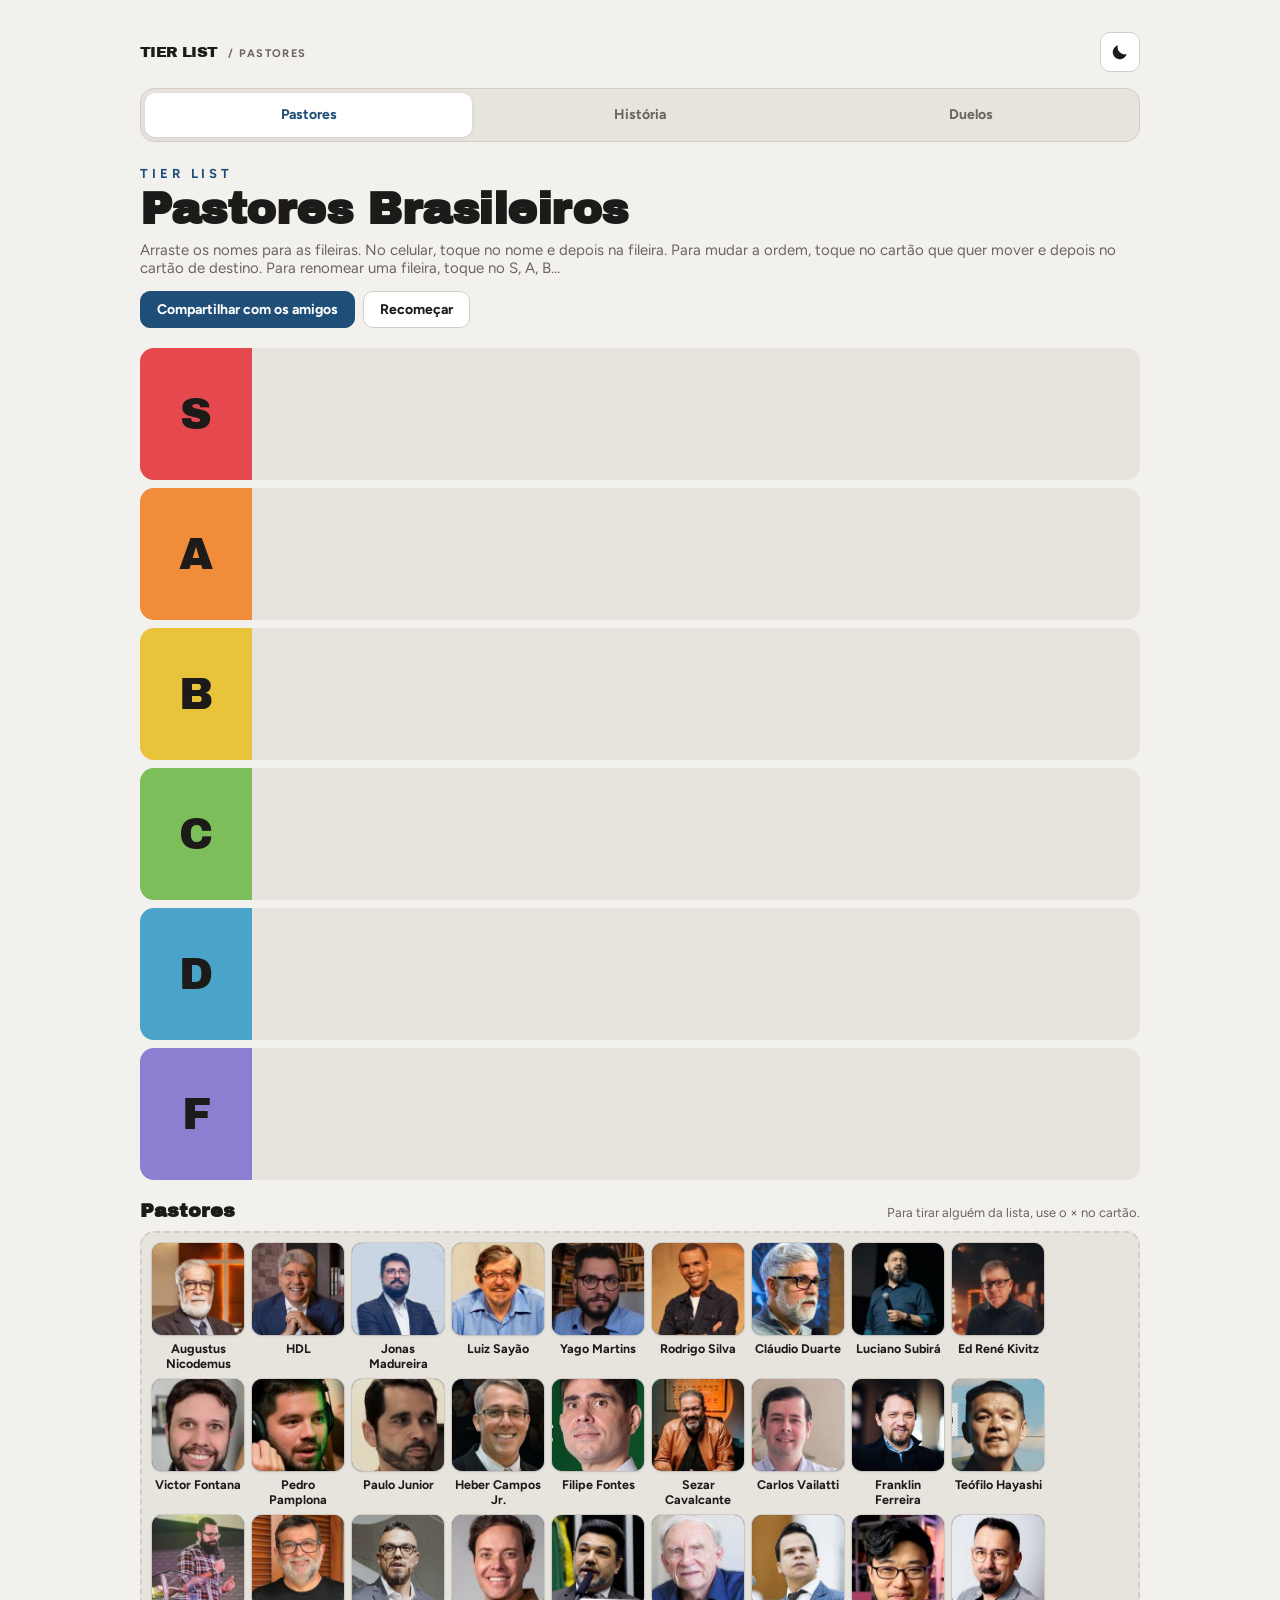
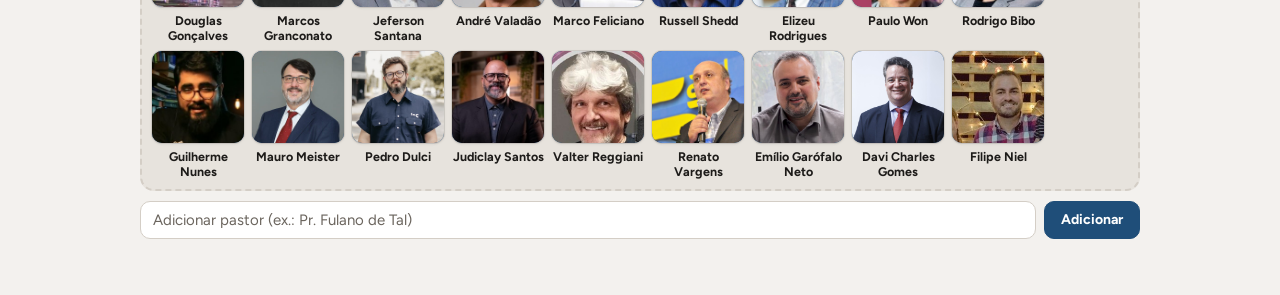
<file: index.html>
<!doctype html>
<html lang="pt-BR">
<head>
<meta charset="utf-8">
<meta name="viewport" content="width=device-width, initial-scale=1, viewport-fit=cover">
<title>Tier List de Pastores</title>
<meta name="description" content="Ranqueie os pastores brasileiros: monte a sua tier list e compartilhe com os amigos.">
<meta property="og:type" content="website">
<meta property="og:locale" content="pt_BR">
<meta property="og:url" content="https://matheusgregorio.github.io/tierlist-pastores/">
<meta property="og:title" content="Tier List de Pastores Brasileiros">
<meta property="og:description" content="Ranqueie os pastores brasileiros: monte a sua tier list e compartilhe com os amigos.">
<meta property="og:image" content="https://matheusgregorio.github.io/tierlist-pastores/capa.jpg">
<meta property="og:image:width" content="1200">
<meta property="og:image:height" content="630">
<meta property="og:image:alt" content="Ranqueie os pastores brasileiros: fileiras S, A, B, C, D e F e fotos de pastores">
<meta name="twitter:card" content="summary_large_image">
<meta name="twitter:title" content="Tier List de Pastores Brasileiros">
<meta name="twitter:description" content="Ranqueie os pastores brasileiros: monte a sua tier list e compartilhe com os amigos.">
<meta name="twitter:image" content="https://matheusgregorio.github.io/tierlist-pastores/capa.jpg">
<meta name="claude:viewport-fit-sides" content="cover">
<link rel="preconnect" href="https://fonts.googleapis.com">
<link rel="stylesheet" href="https://fonts.googleapis.com/css2?family=Archivo+Black&family=Figtree:wght@400;600;700&display=swap">
<style>
/* Layout: segue o visual da imagem de compartilhar. Fileiras arredondadas e separadas sobre fundo creme,
   rótulo colorido à esquerda, fotos quadradas com o nome embaixo. Tema claro e escuro seguem o aparelho. */
:root {
  --bg: #f3f1ee; --row: #e7e3dd; --surface: #ffffff; --fg: #1d1b19; --muted: #6b655e; --line: #d4cec6;
  --accent: #1f4e79; --on-accent: #ffffff; --shadow: rgb(29 27 25 / .10); --av-line: rgb(29 27 25 / .10);
  --s: #e5484d; --a: #f08c3a; --b: #e9c43b; --c: #7cbf5a; --d: #4aa3c9; --f: #8b7fd1; --on-tier: #1d1b19;
  --display: "Archivo Black", Impact, "Arial Black", sans-serif;
  --body: "Figtree", system-ui, -apple-system, "Segoe UI", sans-serif;
}
@media (prefers-color-scheme: dark) { :root:not([data-theme="light"]) {
  --bg: #151413; --row: #24221f; --surface: #2d2a27; --fg: #f1ede8; --muted: #a69f97; --line: #3b3835;
  --accent: #8cb6de; --on-accent: #151413; --shadow: rgb(0 0 0 / .35); --av-line: rgb(255 255 255 / .16);
  --s: #e0555a; --a: #ec9147; --b: #e2c049; --c: #7fbd60; --d: #52a5c8; --f: #9286d2; color-scheme: dark } }
:root[data-theme="dark"] {
  --bg: #151413; --row: #24221f; --surface: #2d2a27; --fg: #f1ede8; --muted: #a69f97; --line: #3b3835;
  --accent: #8cb6de; --on-accent: #151413; --shadow: rgb(0 0 0 / .35); --av-line: rgb(255 255 255 / .16);
  --s: #e0555a; --a: #ec9147; --b: #e2c049; --c: #7fbd60; --d: #52a5c8; --f: #9286d2; color-scheme: dark }

* { box-sizing: border-box; }
html, body { margin: 0; }
body { background: var(--bg); color: var(--fg); font-family: var(--body); font-size: 15px;
  padding-left: max(16px, env(safe-area-inset-left, 0px)); padding-right: max(16px, env(safe-area-inset-right, 0px));
  padding-block: 32px 56px; }
.wrap { max-width: 1000px; margin: 0 auto; display: grid; gap: 20px; }
.wrap .wrap { width: 100%; max-width: none; }
header { position: relative; display: flex; flex-wrap: wrap; align-items: end; justify-content: space-between; gap: 14px; }
.eyebrow { font-weight: 700; font-size: 13px; letter-spacing: .3em; color: var(--accent); margin: 0 0 6px; }
h1 { font-family: var(--display); font-size: clamp(1.9rem, 6vw, 2.8rem); line-height: 1.02; margin: 0; letter-spacing: -0.01em; text-wrap: balance; }
.sub { color: var(--muted); margin: 8px 0 0; }
.btns { display: flex; flex-wrap: wrap; gap: 8px; }
button { font: 700 14px var(--body); border: 1px solid var(--line); background: var(--surface); color: var(--fg);
  padding: 9px 16px; border-radius: 10px; cursor: pointer; transition: border-color .15s, transform .1s; }
button:hover { border-color: var(--accent); }
button:active { transform: translateY(1px); }
button.primary { background: var(--accent); color: var(--on-accent); border-color: var(--accent); }
button:disabled { opacity: .6; cursor: progress; }
button.icone { padding: 0; width: 40px; height: 40px; display: inline-grid; place-items: center; }
button.icone svg { width: 20px; height: 20px; fill: none; stroke: currentColor; stroke-width: 2; stroke-linecap: round; stroke-linejoin: round; }
button.icone .lua { fill: currentColor; stroke: none; }
:root[data-tema-efetivo="dark"] button.icone .lua, :root:not([data-tema-efetivo="dark"]) button.icone .sol { display: none; }
button:focus-visible, input:focus-visible, [contenteditable]:focus-visible, .chip:focus-visible { outline: 2px solid var(--accent); outline-offset: 2px; }

#board { display: grid; gap: 8px; }
.tier { display: grid; grid-template-columns: 112px 1fr; min-height: 132px; border-radius: 14px; overflow: hidden; background: var(--row); }
.label { position: relative; overflow: hidden; }
.label .txt { position: absolute; inset: 8px; display: flex; align-items: center; justify-content: center;
  text-align: center; font-family: var(--display); font-size: 44px; line-height: 1.05; color: var(--on-tier);
  overflow-wrap: normal; cursor: text; border-radius: 6px; outline-offset: -2px; }
.drop { display: flex; flex-wrap: wrap; align-content: flex-start; gap: 8px; padding: 10px;
  min-width: 0; transition: background .15s; }
.drop.over, .drop.target { background: color-mix(in srgb, var(--row), var(--accent) 16%); }

.chip { position: relative; width: 92px; display: grid; justify-items: center; align-content: start; gap: 6px; padding: 0;
  border-radius: 10px; cursor: grab; user-select: none; touch-action: manipulation; transition: transform .12s; }
.chip.sel { transform: scale(1.06); z-index: 1; }
.chip.sel .av { outline: 3px solid var(--accent); outline-offset: 2px; box-shadow: 0 6px 16px var(--shadow); }
.tirar { position: absolute; top: -7px; right: -7px; width: 26px; height: 26px; padding: 0; border-radius: 50%;
  display: none; place-items: center; font: 700 16px/1 var(--body); background: var(--surface); color: var(--fg);
  border: 1px solid var(--line); box-shadow: 0 1px 4px var(--shadow); }
.chip.sel .tirar { display: grid; }
@media (hover: hover) { .chip:hover .tirar { display: grid; } }
.tirar:hover { background: #e5484d; color: #fff; border-color: #e5484d; }
.chip.dragging { opacity: .4; }
.chip.antes::before, .chip.depois::after { content: ""; position: absolute; top: 0; width: 4px; border-radius: 2px;
  aspect-ratio: auto; height: calc(100% - 4px); background: var(--accent); }
.chip.antes::before { left: -6px; } .chip.depois::after { right: -6px; }
.av { width: 100%; aspect-ratio: 1; border-radius: 10px; background: var(--accent); color: var(--on-accent);
  display: grid; place-items: center; font-family: var(--display); font-size: 1.6rem; overflow: hidden;
  box-shadow: 0 0 0 1px var(--av-line), 0 1px 3px var(--shadow); }
.av img { width: 100%; height: 100%; object-fit: cover; }
.nm { font-size: 12.5px; font-weight: 700; text-align: center; line-height: 1.2; overflow-wrap: break-word; hyphens: auto; }

.pool-head { display: flex; flex-wrap: wrap; gap: 8px; align-items: baseline; justify-content: space-between; }
h2 { font-family: var(--display); font-size: 1.2rem; margin: 0; }
#pool { background: var(--row); border: 2px dashed var(--line); border-radius: 14px; min-height: 120px; padding: 10px; }
.empty { color: var(--muted); padding: 10px; }
form { display: flex; gap: 8px; flex-wrap: wrap; }
input { font: 15px var(--body); padding: 9px 12px; border: 1px solid var(--line); border-radius: 10px;
  background: var(--surface); color: var(--fg); flex: 1 1 200px; min-width: 0; }
input::placeholder { color: var(--muted); }
.hint { color: var(--muted); font-size: 13px; margin: 0; }
#desfazer { position: fixed; z-index: 15; left: 50%; transform: translateX(-50%);
  bottom: calc(16px + env(safe-area-inset-bottom, 0px)); display: flex; align-items: center; gap: 12px;
  background: var(--fg); color: var(--bg); padding: 10px 10px 10px 16px; border-radius: 12px;
  box-shadow: 0 6px 24px rgb(0 0 0 / .25); font-weight: 600; max-width: calc(100% - 32px); }
#desfazer[hidden] { display: none; }
#desfazer button { background: transparent; color: var(--bg); border-color: color-mix(in srgb, var(--bg) 40%, transparent); }

#modal { position: fixed; inset: 0; z-index: 20; background: rgb(20 18 16 / .62); display: grid; place-items: center;
  padding: max(16px, env(safe-area-inset-top, 0px)) max(16px, env(safe-area-inset-right, 0px)) max(16px, env(safe-area-inset-bottom, 0px)) max(16px, env(safe-area-inset-left, 0px)); }
#modal[hidden] { display: none; }
.sheet { background: var(--surface); color: var(--fg); border-radius: 16px; width: min(560px, 100%); max-height: 100%;
  display: grid; grid-template-rows: auto minmax(0, 1fr) auto; overflow: hidden; box-shadow: 0 10px 40px rgb(0 0 0 / .3); }
.sheet-head, .sheet-foot { display: flex; gap: 8px; align-items: center; justify-content: space-between; padding: 12px 16px; }
.sheet-foot { justify-content: flex-end; border-top: 1px solid var(--line); flex-wrap: wrap; }
.sheet-head { border-bottom: 1px solid var(--line); }
.sheet-body { overflow: auto; padding: 16px; background: var(--row); min-height: 0; }
#modal-aviso { margin: 0; padding: 10px 16px 0; }
.sheet-body img { display: block; width: 100%; height: auto; border-radius: 8px; box-shadow: 0 2px 14px rgb(0 0 0 / .18); }

@media (max-width: 520px) {
  body { padding-block: 24px 48px; }
  .tier { grid-template-columns: 76px 1fr; min-height: 108px; border-radius: 12px; }
  .drop { gap: 6px; padding: 8px; }
  .chip { width: 72px; gap: 4px; } .nm { font-size: 10.5px; } .av { font-size: 1.2rem; border-radius: 8px; }
}
@media (prefers-reduced-motion: reduce) { * { transition: none !important; } }
</style>
<script>
  try { const t = localStorage.getItem("tierlist-tema"); if (t === "light" || t === "dark") document.documentElement.dataset.theme = t; } catch (e) {}
</script>
<link rel="stylesheet" href="menu.css">
</head>
<body>
<div class="wrap">
  <div class="site-header">
    <div class="site-top">
      <a class="site-marca" href="./">TIER LIST <span>/ PASTORES</span></a>
      <button id="btn-tema" class="icone" type="button" aria-label="Trocar tema">
        <svg class="sol" viewBox="0 0 24 24" aria-hidden="true"><circle cx="12" cy="12" r="4.5"/><path d="M12 2.5v2.5M12 19v2.5M2.5 12H5M19 12h2.5M5.3 5.3l1.8 1.8M16.9 16.9l1.8 1.8M5.3 18.7l1.8-1.8M16.9 7.1l1.8-1.8"/></svg>
        <svg class="lua" viewBox="0 0 24 24" aria-hidden="true"><path d="M20 14.5A8.5 8.5 0 0 1 9.5 4a8.5 8.5 0 1 0 10.5 10.5Z"/></svg>
      </button>
    </div>
    <nav class="site-nav" aria-label="Navegação principal">
      <a href="./" aria-current="page">Pastores</a>
      <a href="historia/">História</a>
      <a href="duelos/">Duelos</a>
    </nav>
  </div>
  <header>
    <div class="titulo">
      <p class="eyebrow">TIER LIST</p>
      <h1>Pastores Brasileiros</h1>
      <p class="sub">Arraste os nomes para as fileiras. No celular, toque no nome e depois na fileira. Para mudar a ordem, toque no cartão que quer mover e depois no cartão de destino. Para renomear uma fileira, toque no S, A, B…</p>
    </div>
    <div class="btns">
      <button id="btn-share" class="primary">Compartilhar com os amigos</button>
      <button id="btn-reset">Recomeçar</button>
    </div>
  </header>

  <div id="board"></div>

  <section class="wrap" style="gap:10px">
    <div class="pool-head">
      <h2>Pastores</h2>
      <p class="hint">Para tirar alguém da lista, use o × no cartão.</p>
    </div>
    <div id="pool" class="drop"></div>
    <form id="add">
      <input id="novo" placeholder="Adicionar pastor (ex.: Pr. Fulano de Tal)" autocomplete="off">
      <button class="primary" type="submit">Adicionar</button>
    </form>
  </section>
</div>

<div id="desfazer" role="status" hidden><span id="desfazer-txt"></span><button id="btn-desfazer" type="button">Desfazer</button></div>

<div id="modal" hidden>
  <div class="sheet" role="dialog" aria-modal="true" aria-labelledby="modal-title">
    <div class="sheet-head">
      <h2 id="modal-title">Sua tier list</h2>
      <button id="btn-fechar" aria-label="Fechar">Fechar</button>
    </div>
    <div class="sheet-body">
      <p id="modal-msg" class="hint" hidden></p>
      <img id="modal-img" alt="Imagem da sua tier list de pastores" hidden>
    </div>
    <p id="modal-aviso" class="hint" role="status" hidden></p>
    <div class="sheet-foot" id="modal-acoes">
      <button id="btn-baixar">Baixar imagem</button>
      <button id="btn-enviar" class="primary">Compartilhar</button>
    </div>
  </div>
</div>

<script>
/* ===== Lista de pastores =====
   Edite aqui. "foto" é opcional: caminho de imagem dentro do repositório (ex.: "fotos/fulano.jpg").
   Sem foto, aparecem as iniciais. */
const PASTORES = [
  // Fotos do template original do TierMaker. Troque "Nº x" pelo nome.
  { id: "p01", nome: "Augustus Nicodemus", foto: "fotos/01.jpg" },
  { id: "p02", nome: "HDL", foto: "fotos/02.jpg" },
  { id: "p03", nome: "Jonas Madureira", foto: "fotos/03.jpg" },
  { id: "p04", nome: "Luiz Sayão", foto: "fotos/04.jpg" },
  { id: "p05", nome: "Yago Martins", foto: "fotos/05.jpg" },
  { id: "p06", nome: "Rodrigo Silva", foto: "fotos/06.jpg" },
  { id: "p08", nome: "Cláudio Duarte", foto: "fotos/08.jpg" },
  { id: "p09", nome: "Luciano Subirá", foto: "fotos/09.jpg" },
  { id: "p10", nome: "Ed René Kivitz", foto: "fotos/10.jpg" },
  { id: "p23", nome: "Victor Fontana", foto: "fotos/23.jpg" },
  { id: "p24", nome: "Pedro Pamplona", foto: "fotos/24.jpg" },
  { id: "p25", nome: "Paulo Junior", foto: "fotos/25.jpg" },
  { id: "p26", nome: "Heber Campos Jr.", foto: "fotos/26.jpg" },
  { id: "p27", nome: "Filipe Fontes", foto: "fotos/27.jpg" },
  { id: "p28", nome: "Sezar Cavalcante", foto: "fotos/28.jpg" },
  { id: "p29", nome: "Carlos Vailatti", foto: "fotos/29.jpg" },
  { id: "p30", nome: "Franklin Ferreira", foto: "fotos/franklin-ferreira.jpg" },
  { id: "p32", nome: "Teófilo Hayashi", foto: "fotos/32.jpg" },
  { id: "p33", nome: "Douglas Gonçalves", foto: "fotos/33.jpg" },
  { id: "p34", nome: "Marcos Granconato", foto: "fotos/34.jpg" },
  { id: "p35", nome: "Jeferson Santana", foto: "fotos/35.jpg" },
  { id: "p36", nome: "André Valadão", foto: "fotos/36.jpg" },
  { id: "p37", nome: "Marco Feliciano", foto: "fotos/37.jpg" },
  { id: "p38", nome: "Russell Shedd", foto: "fotos/38.jpg" },
  { id: "p39", nome: "Elizeu Rodrigues", foto: "fotos/39.jpg" },
  { id: "p41", nome: "Paulo Won", foto: "fotos/41.jpg" },
  { id: "p42", nome: "Rodrigo Bibo", foto: "fotos/42.jpg" },
  { id: "p43", nome: "Guilherme Nunes", foto: "fotos/43.jpg" },
  { id: "p44", nome: "Mauro Meister", foto: "fotos/44.jpg" },
  { id: "p45", nome: "Pedro Dulci", foto: "fotos/45.jpg" },
  { id: "p46", nome: "Judiclay Santos", foto: "fotos/judiclay-santos.jpg" },
  { id: "p47", nome: "Valter Reggiani", foto: "fotos/47.jpg" },
  { id: "p49", nome: "Renato Vargens", foto: "duelos/fotos/renato-vargens.jpg" },
  { id: "p50", nome: "Emílio Garófalo Neto", foto: "duelos/fotos/emilio-garofalo-neto.jpg" },
  { id: "p51", nome: "Davi Charles Gomes", foto: "duelos/fotos/davi-charles-gomes.jpg" },
  { id: "p52", nome: "Filipe Niel", foto: "duelos/fotos/filipe-niel.jpg" },
];

const TIERS = [
  { id: "S", cor: "var(--s)" }, { id: "A", cor: "var(--a)" }, { id: "B", cor: "var(--b)" },
  { id: "C", cor: "var(--c)" }, { id: "D", cor: "var(--d)" }, { id: "F", cor: "var(--f)" },
];
const KEY = "tierlist-pastores-v1";

function pid(p) { return p.id || slug(p.nome); }
function slug(s) { return s.normalize("NFD").replace(/[\u0300-\u036f]/g, "").toLowerCase().replace(/[^a-z0-9]+/g, "-"); }
function iniciais(n) {
  const p = n.replace(/^(pr|pra|rev|bispo|ap|apóstolo|pastor|pastora)\.?\s+/i, "").split(/\s+/).filter((w, i, a) => w && (a.length < 3 || !/^(jr\.?|j[uú]nior|filho|neto)$/i.test(w)));
  return ((p[0]?.[0] || "") + (p.length > 1 ? p[p.length - 1][0] : "")).toUpperCase();
}

function estadoInicial() {
  const s = { labels: {}, pos: {}, ordem: {}, extras: [], removidos: [] };
  TIERS.forEach(t => s.labels[t.id] = t.id);
  return s;
}
let estado = estadoInicial();
try { const salvo = JSON.parse(localStorage.getItem(KEY)); if (salvo) estado = Object.assign(estadoInicial(), salvo); } catch (e) {}
function salvar() { try { localStorage.setItem(KEY, JSON.stringify(estado)); } catch (e) {} }

function todos() {
  const lista = [...PASTORES, ...estado.extras];
  const vistos = new Set();
  return lista.filter(p => { const id = pid(p); if (vistos.has(id) || estado.removidos.includes(id)) return false; vistos.add(id); return true; });
}

const board = document.getElementById("board"), pool = document.getElementById("pool");
let selecionado = null;

function chip(p) {
  const el = document.createElement("div");
  el.className = "chip"; el.draggable = true; el.dataset.id = pid(p); el.tabIndex = 0;
  const av = document.createElement("div"); av.className = "av";
  if (p.foto) { const img = new Image(); img.src = p.foto; img.alt = ""; img.onerror = () => { av.textContent = iniciais(p.nome); }; av.append(img); }
  else av.textContent = iniciais(p.nome);
  const nm = document.createElement("div"); nm.className = "nm"; nm.textContent = p.nome;
  el.append(av, nm);
  el.addEventListener("dragstart", e => { e.dataTransfer.setData("text/plain", el.dataset.id); el.classList.add("dragging"); });
  el.addEventListener("dragend", () => el.classList.remove("dragging"));
  const destinoDe = () => el.closest(".drop")?.dataset.dest;
  el.addEventListener("click", e => { e.stopPropagation(); ativarCartao(el); });
  el.addEventListener("dragover", e => {
    e.preventDefault(); e.stopPropagation();
    const depois = e.offsetX > el.clientWidth / 2;
    el.classList.toggle("depois", depois); el.classList.toggle("antes", !depois);
  });
  el.addEventListener("dragleave", () => el.classList.remove("antes", "depois"));
  el.addEventListener("drop", e => {
    e.preventDefault(); e.stopPropagation();
    const depois = el.classList.contains("depois"); el.classList.remove("antes", "depois");
    el.closest(".drop")?.classList.remove("over");
    mover(e.dataTransfer.getData("text/plain"), destinoDe(), el.dataset.id, depois);
  });
  el.addEventListener("keydown", e => { if (e.target === el && (e.key === "Enter" || e.key === " ")) { e.preventDefault(); ativarCartao(el); } });
  const x = document.createElement("button"); x.type = "button"; x.className = "tirar"; x.textContent = "×";
  x.setAttribute("aria-label", "Tirar " + p.nome + " da lista"); x.title = "Tirar da lista";
  x.addEventListener("click", e => { e.stopPropagation(); remover(el.dataset.id, p.nome); });
  el.append(x);
  return el;
}

// Dentro da mesma fileira, respeita o sentido do movimento: para a direita,
// entra depois do destino; para a esquerda, antes. Também funciona no banco.
function ativarCartao(el) {
  if (selecionado && selecionado !== el) {
    const origem = selecionado.closest(".drop"), destino = el.closest(".drop");
    if (!destino) return;
    const cartoes = [...destino.querySelectorAll(".chip")];
    const depois = origem === destino && cartoes.indexOf(selecionado) < cartoes.indexOf(el);
    const id = selecionado.dataset.id;
    selecionado.classList.remove("sel"); selecionado = null; marcarAlvos(false);
    mover(id, destino.dataset.dest, el.dataset.id, depois);
    return;
  }
  selecionar(el);
}

function selecionar(el) {
  if (selecionado === el) { el.classList.remove("sel"); selecionado = null; marcarAlvos(false); return; }
  selecionado?.classList.remove("sel");
  selecionado = el; el.classList.add("sel"); marcarAlvos(true);
}
function marcarAlvos(on) { document.querySelectorAll(".drop").forEach(d => d.classList.toggle("target", on)); }

/* Ordem dentro de cada fileira: estado.ordem[fileira] = [ids]. Quem não está na lista vai para o fim. */
function naFileira(pessoas, tid) {
  const ordem = (estado.ordem && estado.ordem[tid]) || [];
  const pos = id => { const i = ordem.indexOf(id); return i < 0 ? 1e9 : i; };
  return pessoas.filter(p => tid === "pool" ? !TIERS.some(t => t.id === estado.pos[pid(p)]) : estado.pos[pid(p)] === tid)
    .map((p, n) => [p, n]).sort((a, b) => pos(pid(a[0])) - pos(pid(b[0])) || a[1] - b[1]).map(x => x[0]);
}
// Move "id" para a fileira "destino"; com refId, entra antes (ou depois) daquele cartão.
function mover(id, destino, refId, depois) {
  if (!id || id === refId || !todos().some(p => pid(p) === id)) return;
  if (destino !== "pool" && !TIERS.some(t => t.id === destino)) return;
  estado.ordem = estado.ordem || {};
  Object.keys(estado.ordem).forEach(k => { estado.ordem[k] = estado.ordem[k].filter(x => x !== id); });
  if (destino === "pool") delete estado.pos[id]; else estado.pos[id] = destino;
  const ids = naFileira(todos(), destino).map(pid).filter(x => x !== id);
  let i = refId ? ids.indexOf(refId) : -1;
  i = i < 0 ? ids.length : i + (depois ? 1 : 0);
  ids.splice(i, 0, id); estado.ordem[destino] = ids;
  salvar(); render();
}
let antesDeRemover = null, desfazerTimer;
function remover(id, nome) {
  antesDeRemover = JSON.stringify(estado);
  estado.extras = estado.extras.filter(p => pid(p) !== id);
  if (PASTORES.some(p => pid(p) === id)) estado.removidos.push(id);
  delete estado.pos[id]; selecionado = null; marcarAlvos(false); salvar(); render();
  document.getElementById("desfazer-txt").textContent = (nome || "Nome") + " saiu da lista.";
  const d = document.getElementById("desfazer"); d.hidden = false;
  clearTimeout(desfazerTimer); desfazerTimer = setTimeout(() => { d.hidden = true; antesDeRemover = null; }, 7000);
}
document.getElementById("btn-desfazer").addEventListener("click", () => {
  if (!antesDeRemover) return;
  estado = JSON.parse(antesDeRemover); antesDeRemover = null; salvar(); render();
  document.getElementById("desfazer").hidden = true;
});

function prepararDrop(el, destino) {
  el.addEventListener("dragover", e => { e.preventDefault(); el.classList.add("over"); });
  el.addEventListener("dragleave", () => el.classList.remove("over"));
  el.addEventListener("drop", e => { e.preventDefault(); el.classList.remove("over"); mover(e.dataTransfer.getData("text/plain"), destino); });
  el.addEventListener("click", () => { if (selecionado) { const id = selecionado.dataset.id; selecionado = null; marcarAlvos(false); mover(id, destino); } });
}

/* Rótulo das fileiras: começa grande e diminui até o texto caber inteiro no quadrado */
function ajustarRotulo(txt) {
  if (!txt.clientHeight) return;
  let tam = matchMedia("(max-width: 520px)").matches ? 32 : 44;
  txt.style.fontSize = tam + "px";
  while (tam > 10 && (txt.scrollHeight > txt.clientHeight + 1 || txt.scrollWidth > txt.clientWidth + 1)) {
    tam -= 1; txt.style.fontSize = tam + "px";
  }
}
function ajustarTodos() { document.querySelectorAll(".label .txt").forEach(ajustarRotulo); }
window.addEventListener("resize", ajustarTodos);
document.fonts?.ready?.then(ajustarTodos);

function render() {
  selecionado = null; marcarAlvos(false);
  board.innerHTML = ""; pool.innerHTML = "";
  const pessoas = todos();
  TIERS.forEach(t => {
    const row = document.createElement("div"); row.className = "tier";
    const lab = document.createElement("div"); lab.className = "label"; lab.style.background = t.cor;
    const txt = document.createElement("div"); txt.className = "txt";
    txt.contentEditable = "true"; txt.spellcheck = false; txt.textContent = estado.labels[t.id];
    txt.setAttribute("aria-label", "Nome da fileira");
    txt.addEventListener("input", () => { estado.labels[t.id] = txt.textContent.trim() || t.id; ajustarRotulo(txt); salvar(); });
    txt.addEventListener("keydown", e => { if (e.key === "Enter") { e.preventDefault(); txt.blur(); } });
    txt.addEventListener("paste", e => { e.preventDefault(); document.execCommand("insertText", false, (e.clipboardData.getData("text/plain") || "").replace(/\s+/g, " ")); });
    txt.addEventListener("blur", () => { if (!txt.textContent.trim()) { txt.textContent = t.id; ajustarRotulo(txt); } });
    lab.append(txt);
    const drop = document.createElement("div"); drop.className = "drop"; drop.dataset.dest = t.id;
    prepararDrop(drop, t.id);
    naFileira(pessoas, t.id).forEach(p => drop.append(chip(p)));
    row.append(lab, drop); board.append(row);
  });
  const soltos = naFileira(pessoas, "pool");
  soltos.forEach(p => pool.append(chip(p)));
  if (!pessoas.length) pool.innerHTML = '<div class="empty">Nenhum pastor ainda. Adicione pelo campo abaixo.</div>';
  ajustarTodos();
}
pool.dataset.dest = "pool";
prepararDrop(pool, "pool");

document.getElementById("add").addEventListener("submit", e => {
  e.preventDefault();
  const inp = document.getElementById("novo"), nome = inp.value.trim();
  if (!nome) return;
  const id = slug(nome);
  estado.removidos = estado.removidos.filter(r => r !== id);
  if (!todos().some(p => pid(p) === id)) estado.extras.push({ nome });
  inp.value = ""; salvar(); render();
});

document.getElementById("btn-reset").addEventListener("click", function () {
  if (this.dataset.confirm) { estado = estadoInicial(); salvar(); render(); this.textContent = "Recomeçar"; delete this.dataset.confirm; return; }
  this.dataset.confirm = "1"; this.textContent = "Confirmar: apagar tudo?";
  setTimeout(() => { this.textContent = "Recomeçar"; delete this.dataset.confirm; }, 4000);
});

/* ===== Imagem para compartilhar =====
   Desenhada num canvas de 1080 px de largura (formato de post), sempre no tema claro. */
const SITE = "matheusgregorio.github.io/tierlist-pastores";
const CORES = { S: "#e5484d", A: "#f08c3a", B: "#e9c43b", C: "#7cbf5a", D: "#4aa3c9", F: "#8b7fd1" };
const IMG = { W: 1080, pad: 56, labelW: 180, cell: 124, foto: 112, gapX: 14, rowPad: 16, nomeH: 50 };
const DISPLAY = '"Archivo Black", Impact, "Arial Black", sans-serif';
const BODY = 'Figtree, system-ui, -apple-system, "Segoe UI", sans-serif';

function carregarFoto(src) {
  return new Promise(res => { if (!src) return res(null); const i = new Image(); i.onload = () => res(i); i.onerror = () => res(null); i.src = src; });
}
function quebrar(ctx, texto, larg) {
  const linhas = []; let atual = "";
  for (const w of texto.split(/\s+/)) {
    const teste = atual ? atual + " " + w : w;
    if (ctx.measureText(teste).width <= larg || !atual) atual = teste; else { linhas.push(atual); atual = w; }
  }
  if (atual) linhas.push(atual);
  return linhas;
}
// Retângulo de cantos arredondados desenhado com linhas e curvas simples
// (o arcTo gerava formas erradas no Safari/iPhone).
function retArredondado(ctx, x, y, w, h, r) {
  r = Math.min(r, w / 2, h / 2);
  ctx.beginPath();
  ctx.moveTo(x + r, y);
  ctx.lineTo(x + w - r, y); ctx.quadraticCurveTo(x + w, y, x + w, y + r);
  ctx.lineTo(x + w, y + h - r); ctx.quadraticCurveTo(x + w, y + h, x + w - r, y + h);
  ctx.lineTo(x + r, y + h); ctx.quadraticCurveTo(x, y + h, x, y + h - r);
  ctx.lineTo(x, y + r); ctx.quadraticCurveTo(x, y, x + r, y);
  ctx.closePath();
}

async function gerarImagem() {
  try { await Promise.all([document.fonts.load(`64px ${DISPLAY}`), document.fonts.load(`700 18px ${BODY}`), document.fonts.load(`600 18px ${BODY}`)]); } catch (e) {}
  const pessoas = todos();
  const fileiras = TIERS.map(t => ({ t, gente: naFileira(pessoas, t.id) }));
  if (!fileiras.some(f => f.gente.length)) return null;

  const fotos = new Map();
  await Promise.all(pessoas.filter(p => estado.pos[pid(p)]).map(async p => fotos.set(pid(p), await carregarFoto(p.foto))));

  // Altura máxima 1350 (formato 4:5): o WhatsApp e o Instagram mostram a imagem inteira, sem cortar.
  // Com muita gente, as fotos diminuem até tudo caber.
  const H_MAX = 1350, topo = 210, rodape = 100, gapFileira = 8;
  const areaX = IMG.pad + IMG.labelW, areaW = IMG.W - IMG.pad * 2 - IMG.labelW;
  function medir(k) {
    const foto = Math.round(IMG.foto * k), cell = Math.round(IMG.cell * k), gapX = Math.round(IMG.gapX * k);
    const rowPad = Math.round(IMG.rowPad * Math.max(k, .6)), nomeFonte = Math.max(11, Math.round(17 * Math.min(1, k * 1.15)));
    const nomeH = Math.round(nomeFonte * 2.4 + 6), celH = foto + nomeH;
    const porLinha = Math.max(1, Math.floor((areaW - rowPad * 2 + gapX) / (cell + gapX)));
    const alturas = fileiras.map(f => f.gente.length
      ? Math.ceil(f.gente.length / porLinha) * celH + rowPad * 2 - 6
      : Math.round(celH * .55) + rowPad * 2);
    const H = topo + alturas.reduce((a, b) => a + b, 0) + gapFileira * (fileiras.length - 1) + rodape;
    return { foto, cell, gapX, rowPad, nomeFonte, celH, porLinha, alturas, H };
  }
  let k = 1, L = medir(k);
  while (L.H > H_MAX && k > .4) { k -= .02; L = medir(k); }
  const { foto: FOTO, cell: CELL, gapX: GAPX, rowPad: ROWPAD, nomeFonte, celH, porLinha, alturas, H } = L;
  const RAIO = Math.max(8, Math.round(14 * k)); // canto arredondado das fotos (fixo para todas)
  const escala = 2;
  const cv = document.createElement("canvas"); cv.width = IMG.W * escala; cv.height = H * escala;
  const ctx = cv.getContext("2d"); ctx.scale(escala, escala);

  // fundo e cabeçalho
  ctx.fillStyle = "#f3f1ee"; ctx.fillRect(0, 0, IMG.W, H);
  ctx.fillStyle = "#1f4e79"; ctx.font = `700 22px ${BODY}`;
  ctx.letterSpacing = "4px"; ctx.fillText("MINHA TIER LIST", IMG.pad, 84); ctx.letterSpacing = "0px";
  ctx.fillStyle = "#1d1b19"; ctx.font = `64px ${DISPLAY}`; ctx.fillText("Pastores Brasileiros", IMG.pad, 156);

  // fileiras
  let y = topo;
  fileiras.forEach((f, i) => {
    const h = alturas[i];
    retArredondado(ctx, IMG.pad, y, IMG.W - IMG.pad * 2, h, 14); ctx.save(); ctx.clip();
    ctx.fillStyle = "#e7e3dd"; ctx.fillRect(IMG.pad, y, IMG.W - IMG.pad * 2, h);
    ctx.fillStyle = CORES[f.t.id] || "#999"; ctx.fillRect(IMG.pad, y, IMG.labelW, h);
    ctx.restore();

    // rótulo: maior fonte que caiba na largura e na altura
    const rotulo = estado.labels[f.t.id] || f.t.id;
    ctx.fillStyle = "#1d1b19"; ctx.textAlign = "center"; ctx.textBaseline = "middle";
    let tam = 64, linhas;
    do { ctx.font = `${tam}px ${DISPLAY}`; linhas = quebrar(ctx, rotulo, IMG.labelW - 24); tam -= 2; }
    while (tam > 14 && (linhas.length * tam * 1.15 > h - 16 || linhas.some(l => ctx.measureText(l).width > IMG.labelW - 24)));
    const lh = (tam + 2) * 1.15, y0 = y + h / 2 - (linhas.length - 1) * lh / 2;
    linhas.forEach((l, k) => ctx.fillText(l, IMG.pad + IMG.labelW / 2, y0 + k * lh));

    // pessoas
    f.gente.forEach((p, k) => {
      const col = k % porLinha, lin = Math.floor(k / porLinha);
      const cx = areaX + ROWPAD + col * (CELL + GAPX), cy = y + ROWPAD + lin * celH;
      const fx = cx + (CELL - FOTO) / 2;
      ctx.save(); retArredondado(ctx, fx, cy, FOTO, FOTO, RAIO); ctx.clip();
      const im = fotos.get(pid(p));
      if (im) {
        const s = Math.max(FOTO / im.width, FOTO / im.height), w = im.width * s, hh = im.height * s;
        ctx.drawImage(im, fx + (FOTO - w) / 2, cy + (FOTO - hh) / 2, w, hh);
      } else {
        ctx.fillStyle = "#1f4e79"; ctx.fillRect(fx, cy, FOTO, FOTO);
        ctx.fillStyle = "#f3f1ee"; ctx.font = `${Math.round(FOTO * .32)}px ${DISPLAY}`; ctx.fillText(iniciais(p.nome), fx + FOTO / 2, cy + FOTO / 2);
      }
      ctx.restore();
      retArredondado(ctx, fx + .5, cy + .5, FOTO - 1, FOTO - 1, RAIO);
      ctx.strokeStyle = "rgba(29, 27, 25, .16)"; ctx.lineWidth = 1; ctx.stroke();
      ctx.fillStyle = "#1d1b19"; ctx.font = `700 ${nomeFonte}px ${BODY}`; ctx.textBaseline = "top";
      quebrar(ctx, p.nome, CELL + Math.round(GAPX * .4)).slice(0, 2).forEach((l, n) => ctx.fillText(l, cx + CELL / 2, cy + FOTO + 6 + n * Math.round(nomeFonte * 1.18)));
      ctx.textBaseline = "middle";
    });
    y += h + gapFileira;
  });

  // rodapé
  ctx.textAlign = "left"; ctx.textBaseline = "alphabetic";
  ctx.fillStyle = "#6b655e"; ctx.font = `600 22px ${BODY}`; ctx.fillText("Monte a sua em", IMG.pad, H - 48);
  const w1 = ctx.measureText("Monte a sua em ").width;
  ctx.fillStyle = "#1f4e79"; ctx.font = `700 22px ${BODY}`; ctx.fillText(SITE, IMG.pad + w1, H - 48);
  return cv;
}

const modal = document.getElementById("modal"), modalImg = document.getElementById("modal-img"), modalMsg = document.getElementById("modal-msg");
const btnEnviar = document.getElementById("btn-enviar"), btnBaixar = document.getElementById("btn-baixar");
const modalAviso = document.getElementById("modal-aviso");
let arquivo = null;

function fecharModal() { modal.hidden = true; if (modalImg.src.startsWith("blob:")) URL.revokeObjectURL(modalImg.src); arquivo = null; }
document.getElementById("btn-fechar").addEventListener("click", fecharModal);
modal.addEventListener("click", e => { if (e.target === modal) fecharModal(); });
document.addEventListener("keydown", e => { if (e.key === "Escape" && !modal.hidden) fecharModal(); });

document.getElementById("btn-share").addEventListener("click", async function () {
  this.disabled = true; const txt = this.textContent; this.textContent = "Gerando imagem…";
  try {
    const cv = await gerarImagem();
    modal.hidden = false;
    if (!cv) {
      modalMsg.textContent = "Coloque pelo menos um pastor numa fileira para gerar a imagem.";
      modalMsg.hidden = false; modalImg.hidden = true; document.getElementById("modal-acoes").hidden = true; return;
    }
    const blob = await new Promise(r => cv.toBlob(r, "image/png"));
    arquivo = new File([blob], "tierlist-pastores.png", { type: "image/png" });
    modalImg.src = URL.createObjectURL(blob);
    modalImg.hidden = false; modalMsg.hidden = true; document.getElementById("modal-acoes").hidden = false;
    modalAviso.hidden = true; btnEnviar.focus();
  } finally { this.disabled = false; this.textContent = txt; }
});

const TEXTO = "Faça a sua em https://" + SITE;
btnEnviar.addEventListener("click", async () => {
  if (!arquivo) return;
  if (navigator.canShare && navigator.canShare({ files: [arquivo] })) {
    // Abre o menu de compartilhar do aparelho (WhatsApp, Instagram…) com a imagem e o texto
    try { await navigator.share({ files: [arquivo], text: TEXTO }); return; }
    catch (e) { if (e.name === "AbortError") return; }
  }
  // Sem suporte a enviar imagem (ex.: alguns computadores): baixa a imagem e abre o WhatsApp com o texto
  btnBaixar.click();
  window.open("https://wa.me/?text=" + encodeURIComponent(TEXTO), "_blank", "noopener");
  modalAviso.textContent = "A imagem foi baixada. Anexe ela na conversa do WhatsApp que abriu.";
  modalAviso.hidden = false;
});
btnBaixar.addEventListener("click", () => {
  if (!arquivo) return;
  const a = document.createElement("a"); a.download = arquivo.name; a.href = modalImg.src;
  document.body.append(a); a.click(); a.remove();
});

/* ===== Tema claro / escuro =====
   Padrão: o do aparelho. O botão troca para o outro modo e a escolha fica salva neste navegador. */
const escuroSistema = matchMedia("(prefers-color-scheme: dark)");
function temaAtual() { return document.documentElement.dataset.theme || (escuroSistema.matches ? "dark" : "light"); }
function marcarTema() {
  const t = temaAtual(); document.documentElement.dataset.temaEfetivo = t;
  const b = document.getElementById("btn-tema");
  const rot = t === "dark" ? "Mudar para o modo claro" : "Mudar para o modo escuro";
  b.setAttribute("aria-label", rot); b.title = rot;
}
document.getElementById("btn-tema").addEventListener("click", () => {
  const novo = temaAtual() === "dark" ? "light" : "dark";
  document.documentElement.dataset.theme = novo;
  try { localStorage.setItem("tierlist-tema", novo); } catch (e) {}
  marcarTema();
});
escuroSistema.addEventListener?.("change", marcarTema);
new MutationObserver(marcarTema).observe(document.documentElement, { attributes: true, attributeFilter: ["data-theme"] });
marcarTema();

/* ===== Atualização automática =====
   Quando uma versão nova é publicada, a página recarrega sozinha (as posições ficam salvas no navegador).
   Compara o código desta página com o publicado; espera a pessoa terminar o que está fazendo. */
(function () {
  if (!/(\.github\.io|^127\.0\.0\.1|^localhost)$/.test(location.hostname)) return;
  const assinatura = doc => [...doc.querySelectorAll("script:not([src]), style")].map(e => e.textContent).join("\u0000");
  const atual = assinatura(document);
  let pendente = false;
  const ocupado = () => {
    const a = document.activeElement;
    return !modal.hidden || selecionado || (a && (a.isContentEditable || a.tagName === "INPUT"));
  };
  async function checar() {
    if (document.hidden) return;
    if (!pendente) {
      try {
        const r = await fetch(location.pathname + "?v=" + Date.now(), { cache: "no-store" });
        if (!r.ok) return;
        const novo = assinatura(new DOMParser().parseFromString(await r.text(), "text/html"));
        if (novo && novo !== atual) pendente = true;
      } catch (e) { return; }
    }
    if (pendente && !ocupado()) location.reload();
  }
  setInterval(() => { if (pendente) checar(); }, 5000);
  setInterval(checar, 60000);
  document.addEventListener("visibilitychange", () => { if (!document.hidden) checar(); });
  setTimeout(checar, 3000);
})();

render();
</script>
</body>
</html>
</file>
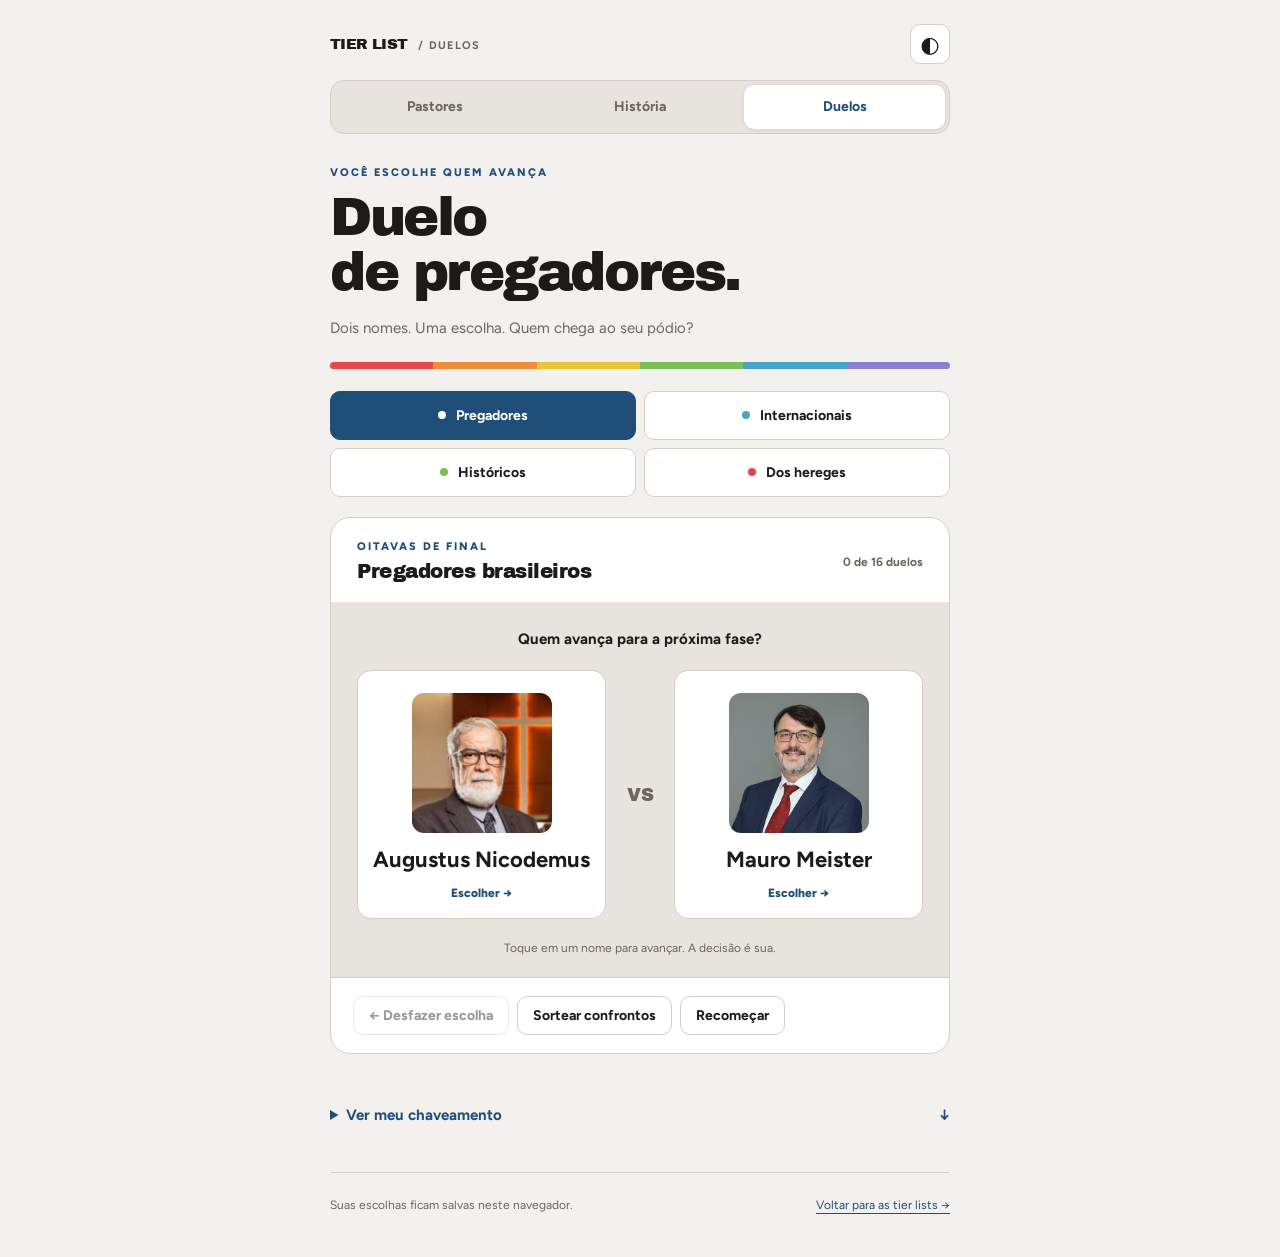
<file: duelos/index.html>
<!doctype html>
<html lang="pt-BR">
<head>
  <meta charset="utf-8">
  <meta name="viewport" content="width=device-width, initial-scale=1, viewport-fit=cover">
  <title>Duelo de Pregadores</title>
  <meta name="description" content="Escolha seus favoritos nos duelos de pregadores brasileiros, teólogos internacionais, históricos e dos hereges. Monte e compartilhe sua chave.">
  <meta property="og:title" content="Duelo de Pregadores">
  <meta property="og:description" content="16 nomes. Você decide o pódio. Escolha seus favoritos e compartilhe com os amigos.">
  <meta property="og:type" content="website">
  <meta property="og:image" content="https://matheusgregorio.github.io/tierlist-pastores/capa.jpg">
  <meta name="theme-color" content="#f3f1ee">
  <link rel="preconnect" href="https://fonts.googleapis.com">
  <link rel="stylesheet" href="https://fonts.googleapis.com/css2?family=Archivo+Black&family=Figtree:wght@400;600;700;800&display=swap">
  <link rel="stylesheet" href="style.css">
  <script>
    try { const tema = localStorage.getItem('tierlist-tema'); if (tema === 'light' || tema === 'dark') document.documentElement.dataset.theme = tema; } catch {}
  </script>
  <script type="module" src="app.mjs"></script>
<link rel="stylesheet" href="../menu.css">
</head>
<body>
  <main class="wrap">
    <div class="site-header">
      <div class="site-top">
        <a class="site-marca" href="../">TIER LIST <span>/ DUELOS</span></a>
        <button id="tema" class="icone" type="button" aria-label="Trocar tema">◐</button>
      </div>
      <nav class="site-nav" aria-label="Navegação principal">
        <a href="../">Pastores</a>
        <a href="../historia/">História</a>
        <a href="../duelos/" aria-current="page">Duelos</a>
      </nav>
    </div>

    <section class="intro" aria-labelledby="titulo">
      <p class="eyebrow">VOCÊ ESCOLHE QUEM AVANÇA</p>
      <h1 id="titulo">Duelo<span>de pregadores.</span></h1>
      <p class="sub">Dois nomes. Uma escolha. Quem chega ao seu pódio?</p>
      <div class="paleta" aria-hidden="true"><i style="--cor:var(--s)"></i><i style="--cor:var(--a)"></i><i style="--cor:var(--b)"></i><i style="--cor:var(--c)"></i><i style="--cor:var(--d)"></i><i style="--cor:var(--f)"></i></div>
    </section>

    <nav id="categorias" class="categorias" aria-label="Categorias de duelos"></nav>

    <section class="arena" aria-labelledby="categoria-titulo">
      <div class="arena-topo">
        <div><p id="fase" class="eyebrow"></p><h2 id="categoria-titulo"></h2></div>
        <span id="contagem" class="contagem"></span>
      </div>
      <progress id="progresso" max="16" value="0" aria-label="Duelos concluídos"></progress>
      <div id="disputa" class="disputa">
        <p id="pergunta" class="pergunta"></p>
        <div id="oponentes" class="oponentes"></div>
        <p class="hint instrucao">Toque em um nome para avançar. A decisão é sua.</p>
      </div>
      <div id="resultado" class="resultado" hidden></div>
      <div class="ferramentas">
        <div class="btns"><button id="voltar" type="button">← Desfazer escolha</button><button id="sortear" type="button">Sortear confrontos</button><button id="reiniciar" type="button">Recomeçar</button></div>
        <button id="compartilhar" type="button" class="primary" hidden>Compartilhar resultado ↗</button>
      </div>
      <p id="aviso" class="hint" role="status"></p>
    </section>

    <details class="chave-secao">
      <summary>Ver meu chaveamento <span aria-hidden="true">↓</span></summary>
      <div class="secao-topo"><h2 id="chave-titulo">O caminho até o pódio</h2><p class="hint">Deslize para os lados →</p></div>
      <div class="chave-scroll" tabindex="0" role="region" aria-label="Chaveamento completo, com rolagem horizontal"><div id="chave" class="chave"></div></div>
    </details>
    <section id="ranking" class="ranking" aria-labelledby="ranking-titulo" hidden>
      <p class="eyebrow">RANKING GERAL</p>
      <h2 id="ranking-titulo">Quem mais pega pódio</h2>
      <p id="ranking-sub" class="hint"></p>
      <p class="legenda hint" aria-hidden="true"><span class="medalha ouro">1º</span> lugar <span class="medalha prata">2º</span> lugar <span class="medalha bronze">3º</span> lugar</p>
      <ol id="ranking-lista" class="ranking-lista"></ol>
      <p id="ranking-aviso" class="hint" role="status"></p>
    </section>
    <footer>Suas escolhas ficam salvas neste navegador. <a href="../">Voltar para as tier lists →</a></footer>
    <noscript><p>Ative o JavaScript para jogar os duelos.</p></noscript>
  </main>

  <dialog id="confirmacao" aria-labelledby="confirmacao-titulo">
    <form method="dialog" class="dialog-conteudo">
      <h2 id="confirmacao-titulo"></h2><p id="confirmacao-texto" class="sub"></p>
      <div class="btns dialog-acoes"><button value="cancelar" autofocus>Cancelar</button><button value="confirmar" class="primary">Continuar</button></div>
    </form>
  </dialog>
  <dialog id="exportacao" aria-labelledby="exportacao-titulo">
    <div class="exportacao-topo"><h2 id="exportacao-titulo">Seu pódio e chaveamento</h2><button id="fechar-exportacao" type="button" aria-label="Fechar prévia">Fechar</button></div>
    <div class="previa"><img id="imagem-chave" alt="Pódio com fotos dos três colocados e chaveamento completo dos duelos"></div>
    <p id="exportacao-aviso" class="hint" role="status"></p>
    <div class="btns dialog-acoes"><button id="baixar" type="button">Baixar imagem</button><button id="enviar" type="button" class="primary">Compartilhar</button></div>
  </dialog>
</body>
</html>
</file>
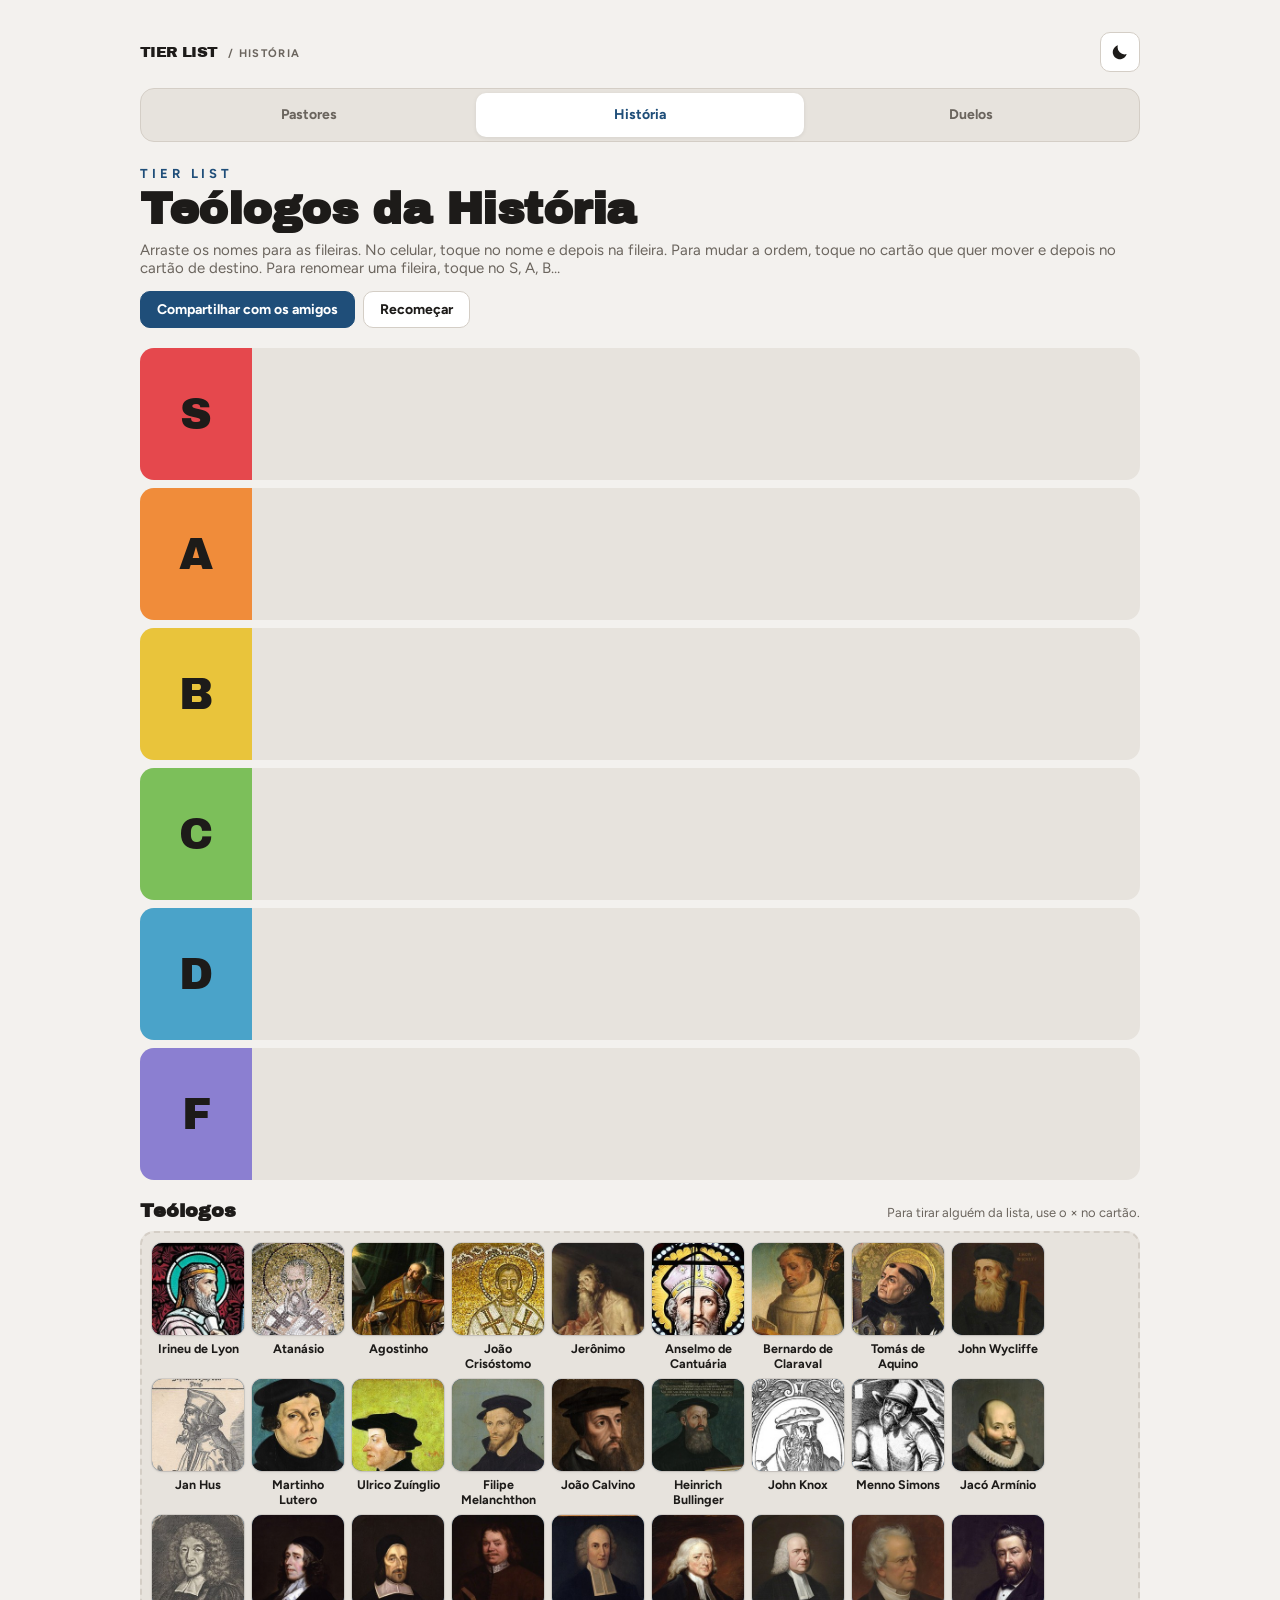
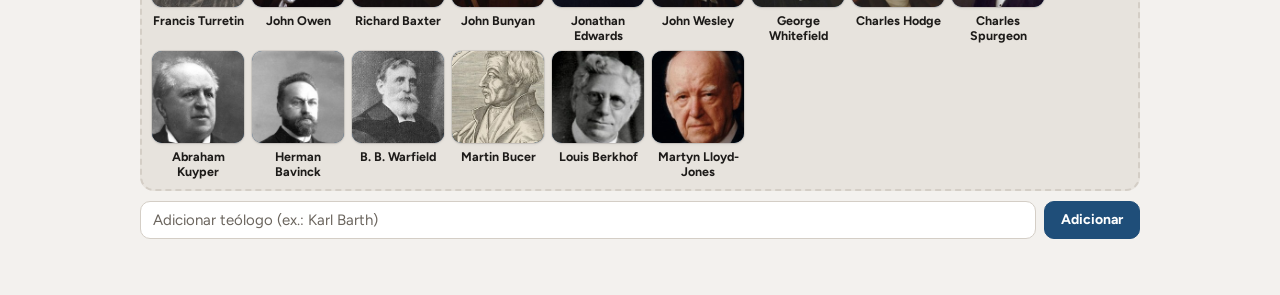
<file: historia/index.html>
<!doctype html>
<html lang="pt-BR">
<head>
<meta charset="utf-8">
<meta name="viewport" content="width=device-width, initial-scale=1, viewport-fit=cover">
<title>Tier List de Teólogos</title>
<meta name="description" content="Ranqueie os grandes teólogos da história da igreja: monte a sua tier list e compartilhe com os amigos.">
<meta property="og:type" content="website">
<meta property="og:locale" content="pt_BR">
<meta property="og:url" content="https://matheusgregorio.github.io/tierlist-pastores/historia/">
<meta property="og:title" content="Tier List de Teólogos da História">
<meta property="og:description" content="Ranqueie os grandes teólogos da história da igreja: monte a sua tier list e compartilhe com os amigos.">
<meta property="og:image" content="https://matheusgregorio.github.io/tierlist-pastores/historia/capa.jpg">
<meta property="og:image:width" content="1200">
<meta property="og:image:height" content="630">
<meta property="og:image:alt" content="Ranqueie os teólogos da história: fileiras S, A, B, C, D e F e retratos de teólogos">
<meta name="twitter:card" content="summary_large_image">
<meta name="twitter:title" content="Tier List de Teólogos da História">
<meta name="twitter:description" content="Ranqueie os grandes teólogos da história da igreja: monte a sua tier list e compartilhe com os amigos.">
<meta name="twitter:image" content="https://matheusgregorio.github.io/tierlist-pastores/historia/capa.jpg">
<meta name="claude:viewport-fit-sides" content="cover">
<link rel="preconnect" href="https://fonts.googleapis.com">
<link rel="stylesheet" href="https://fonts.googleapis.com/css2?family=Archivo+Black&family=Figtree:wght@400;600;700&display=swap">
<style>
/* Layout: segue o visual da imagem de compartilhar. Fileiras arredondadas e separadas sobre fundo creme,
   rótulo colorido à esquerda, fotos quadradas com o nome embaixo. Tema claro e escuro seguem o aparelho. */
:root {
  --bg: #f3f1ee; --row: #e7e3dd; --surface: #ffffff; --fg: #1d1b19; --muted: #6b655e; --line: #d4cec6;
  --accent: #1f4e79; --on-accent: #ffffff; --shadow: rgb(29 27 25 / .10); --av-line: rgb(29 27 25 / .10);
  --s: #e5484d; --a: #f08c3a; --b: #e9c43b; --c: #7cbf5a; --d: #4aa3c9; --f: #8b7fd1; --on-tier: #1d1b19;
  --display: "Archivo Black", Impact, "Arial Black", sans-serif;
  --body: "Figtree", system-ui, -apple-system, "Segoe UI", sans-serif;
}
@media (prefers-color-scheme: dark) { :root:not([data-theme="light"]) {
  --bg: #151413; --row: #24221f; --surface: #2d2a27; --fg: #f1ede8; --muted: #a69f97; --line: #3b3835;
  --accent: #8cb6de; --on-accent: #151413; --shadow: rgb(0 0 0 / .35); --av-line: rgb(255 255 255 / .16);
  --s: #e0555a; --a: #ec9147; --b: #e2c049; --c: #7fbd60; --d: #52a5c8; --f: #9286d2; color-scheme: dark } }
:root[data-theme="dark"] {
  --bg: #151413; --row: #24221f; --surface: #2d2a27; --fg: #f1ede8; --muted: #a69f97; --line: #3b3835;
  --accent: #8cb6de; --on-accent: #151413; --shadow: rgb(0 0 0 / .35); --av-line: rgb(255 255 255 / .16);
  --s: #e0555a; --a: #ec9147; --b: #e2c049; --c: #7fbd60; --d: #52a5c8; --f: #9286d2; color-scheme: dark }

* { box-sizing: border-box; }
html, body { margin: 0; }
body { background: var(--bg); color: var(--fg); font-family: var(--body); font-size: 15px;
  padding-left: max(16px, env(safe-area-inset-left, 0px)); padding-right: max(16px, env(safe-area-inset-right, 0px));
  padding-block: 32px 56px; }
.wrap { max-width: 1000px; margin: 0 auto; display: grid; gap: 20px; }
.wrap .wrap { width: 100%; max-width: none; }
header { position: relative; display: flex; flex-wrap: wrap; align-items: end; justify-content: space-between; gap: 14px; }
.eyebrow { font-weight: 700; font-size: 13px; letter-spacing: .3em; color: var(--accent); margin: 0 0 6px; }
h1 { font-family: var(--display); font-size: clamp(1.9rem, 6vw, 2.8rem); line-height: 1.02; margin: 0; letter-spacing: -0.01em; text-wrap: balance; }
.sub { color: var(--muted); margin: 8px 0 0; }
.btns { display: flex; flex-wrap: wrap; gap: 8px; }
button { font: 700 14px var(--body); border: 1px solid var(--line); background: var(--surface); color: var(--fg);
  padding: 9px 16px; border-radius: 10px; cursor: pointer; transition: border-color .15s, transform .1s; }
button:hover { border-color: var(--accent); }
button:active { transform: translateY(1px); }
button.primary { background: var(--accent); color: var(--on-accent); border-color: var(--accent); }
button:disabled { opacity: .6; cursor: progress; }
button.icone { padding: 0; width: 40px; height: 40px; display: inline-grid; place-items: center; }
button.icone svg { width: 20px; height: 20px; fill: none; stroke: currentColor; stroke-width: 2; stroke-linecap: round; stroke-linejoin: round; }
button.icone .lua { fill: currentColor; stroke: none; }
:root[data-tema-efetivo="dark"] button.icone .lua, :root:not([data-tema-efetivo="dark"]) button.icone .sol { display: none; }
button:focus-visible, input:focus-visible, [contenteditable]:focus-visible, .chip:focus-visible { outline: 2px solid var(--accent); outline-offset: 2px; }

#board { display: grid; gap: 8px; }
.tier { display: grid; grid-template-columns: 112px 1fr; min-height: 132px; border-radius: 14px; overflow: hidden; background: var(--row); }
.label { position: relative; overflow: hidden; }
.label .txt { position: absolute; inset: 8px; display: flex; align-items: center; justify-content: center;
  text-align: center; font-family: var(--display); font-size: 44px; line-height: 1.05; color: var(--on-tier);
  overflow-wrap: normal; cursor: text; border-radius: 6px; outline-offset: -2px; }
.drop { display: flex; flex-wrap: wrap; align-content: flex-start; gap: 8px; padding: 10px;
  min-width: 0; transition: background .15s; }
.drop.over, .drop.target { background: color-mix(in srgb, var(--row), var(--accent) 16%); }

.chip { position: relative; width: 92px; display: grid; justify-items: center; align-content: start; gap: 6px; padding: 0;
  border-radius: 10px; cursor: grab; user-select: none; touch-action: manipulation; transition: transform .12s; }
.chip.sel { transform: scale(1.06); z-index: 1; }
.chip.sel .av { outline: 3px solid var(--accent); outline-offset: 2px; box-shadow: 0 6px 16px var(--shadow); }
.tirar { position: absolute; top: -7px; right: -7px; width: 26px; height: 26px; padding: 0; border-radius: 50%;
  display: none; place-items: center; font: 700 16px/1 var(--body); background: var(--surface); color: var(--fg);
  border: 1px solid var(--line); box-shadow: 0 1px 4px var(--shadow); }
.chip.sel .tirar { display: grid; }
@media (hover: hover) { .chip:hover .tirar { display: grid; } }
.tirar:hover { background: #e5484d; color: #fff; border-color: #e5484d; }
.chip.dragging { opacity: .4; }
.chip.antes::before, .chip.depois::after { content: ""; position: absolute; top: 0; width: 4px; border-radius: 2px;
  aspect-ratio: auto; height: calc(100% - 4px); background: var(--accent); }
.chip.antes::before { left: -6px; } .chip.depois::after { right: -6px; }
.av { width: 100%; aspect-ratio: 1; border-radius: 10px; background: var(--accent); color: var(--on-accent);
  display: grid; place-items: center; font-family: var(--display); font-size: 1.6rem; overflow: hidden;
  box-shadow: 0 0 0 1px var(--av-line), 0 1px 3px var(--shadow); }
.av img { width: 100%; height: 100%; object-fit: cover; }
.nm { font-size: 12.5px; font-weight: 700; text-align: center; line-height: 1.2; overflow-wrap: break-word; hyphens: auto; }

.pool-head { display: flex; flex-wrap: wrap; gap: 8px; align-items: baseline; justify-content: space-between; }
h2 { font-family: var(--display); font-size: 1.2rem; margin: 0; }
#pool { background: var(--row); border: 2px dashed var(--line); border-radius: 14px; min-height: 120px; padding: 10px; }
.empty { color: var(--muted); padding: 10px; }
form { display: flex; gap: 8px; flex-wrap: wrap; }
input { font: 15px var(--body); padding: 9px 12px; border: 1px solid var(--line); border-radius: 10px;
  background: var(--surface); color: var(--fg); flex: 1 1 200px; min-width: 0; }
input::placeholder { color: var(--muted); }
.hint { color: var(--muted); font-size: 13px; margin: 0; }
#desfazer { position: fixed; z-index: 15; left: 50%; transform: translateX(-50%);
  bottom: calc(16px + env(safe-area-inset-bottom, 0px)); display: flex; align-items: center; gap: 12px;
  background: var(--fg); color: var(--bg); padding: 10px 10px 10px 16px; border-radius: 12px;
  box-shadow: 0 6px 24px rgb(0 0 0 / .25); font-weight: 600; max-width: calc(100% - 32px); }
#desfazer[hidden] { display: none; }
#desfazer button { background: transparent; color: var(--bg); border-color: color-mix(in srgb, var(--bg) 40%, transparent); }

#modal { position: fixed; inset: 0; z-index: 20; background: rgb(20 18 16 / .62); display: grid; place-items: center;
  padding: max(16px, env(safe-area-inset-top, 0px)) max(16px, env(safe-area-inset-right, 0px)) max(16px, env(safe-area-inset-bottom, 0px)) max(16px, env(safe-area-inset-left, 0px)); }
#modal[hidden] { display: none; }
.sheet { background: var(--surface); color: var(--fg); border-radius: 16px; width: min(560px, 100%); max-height: 100%;
  display: grid; grid-template-rows: auto minmax(0, 1fr) auto; overflow: hidden; box-shadow: 0 10px 40px rgb(0 0 0 / .3); }
.sheet-head, .sheet-foot { display: flex; gap: 8px; align-items: center; justify-content: space-between; padding: 12px 16px; }
.sheet-foot { justify-content: flex-end; border-top: 1px solid var(--line); flex-wrap: wrap; }
.sheet-head { border-bottom: 1px solid var(--line); }
.sheet-body { overflow: auto; padding: 16px; background: var(--row); min-height: 0; }
#modal-aviso { margin: 0; padding: 10px 16px 0; }
.sheet-body img { display: block; width: 100%; height: auto; border-radius: 8px; box-shadow: 0 2px 14px rgb(0 0 0 / .18); }

@media (max-width: 520px) {
  body { padding-block: 24px 48px; }
  .tier { grid-template-columns: 76px 1fr; min-height: 108px; border-radius: 12px; }
  .drop { gap: 6px; padding: 8px; }
  .chip { width: 72px; gap: 4px; } .nm { font-size: 10.5px; } .av { font-size: 1.2rem; border-radius: 8px; }
}
@media (prefers-reduced-motion: reduce) { * { transition: none !important; } }
</style>
<script>
  try { const t = localStorage.getItem("tierlist-tema"); if (t === "light" || t === "dark") document.documentElement.dataset.theme = t; } catch (e) {}
</script>
<link rel="stylesheet" href="../menu.css">
</head>
<body>
<div class="wrap">
  <div class="site-header">
    <div class="site-top">
      <a class="site-marca" href="../">TIER LIST <span>/ HISTÓRIA</span></a>
      <button id="btn-tema" class="icone" type="button" aria-label="Trocar tema">
        <svg class="sol" viewBox="0 0 24 24" aria-hidden="true"><circle cx="12" cy="12" r="4.5"/><path d="M12 2.5v2.5M12 19v2.5M2.5 12H5M19 12h2.5M5.3 5.3l1.8 1.8M16.9 16.9l1.8 1.8M5.3 18.7l1.8-1.8M16.9 7.1l1.8-1.8"/></svg>
        <svg class="lua" viewBox="0 0 24 24" aria-hidden="true"><path d="M20 14.5A8.5 8.5 0 0 1 9.5 4a8.5 8.5 0 1 0 10.5 10.5Z"/></svg>
      </button>
    </div>
    <nav class="site-nav" aria-label="Navegação principal">
      <a href="../">Pastores</a>
      <a href="../historia/" aria-current="page">História</a>
      <a href="../duelos/">Duelos</a>
    </nav>
  </div>
  <header>
    <div class="titulo">
      <p class="eyebrow">TIER LIST</p>
      <h1>Teólogos da História</h1>
      <p class="sub">Arraste os nomes para as fileiras. No celular, toque no nome e depois na fileira. Para mudar a ordem, toque no cartão que quer mover e depois no cartão de destino. Para renomear uma fileira, toque no S, A, B…</p>
    </div>
    <div class="btns">
      <button id="btn-share" class="primary">Compartilhar com os amigos</button>
      <button id="btn-reset">Recomeçar</button>
    </div>
  </header>

  <div id="board"></div>

  <section class="wrap" style="gap:10px">
    <div class="pool-head">
      <h2>Teólogos</h2>
      <p class="hint">Para tirar alguém da lista, use o × no cartão.</p>
    </div>
    <div id="pool" class="drop"></div>
    <form id="add">
      <input id="novo" placeholder="Adicionar teólogo (ex.: Karl Barth)" autocomplete="off">
      <button class="primary" type="submit">Adicionar</button>
    </form>
  </section>
</div>

<div id="desfazer" role="status" hidden><span id="desfazer-txt"></span><button id="btn-desfazer" type="button">Desfazer</button></div>

<div id="modal" hidden>
  <div class="sheet" role="dialog" aria-modal="true" aria-labelledby="modal-title">
    <div class="sheet-head">
      <h2 id="modal-title">Sua tier list</h2>
      <button id="btn-fechar" aria-label="Fechar">Fechar</button>
    </div>
    <div class="sheet-body">
      <p id="modal-msg" class="hint" hidden></p>
      <img id="modal-img" alt="Imagem da sua tier list de teólogos" hidden>
    </div>
    <p id="modal-aviso" class="hint" role="status" hidden></p>
    <div class="sheet-foot" id="modal-acoes">
      <button id="btn-baixar">Baixar imagem</button>
      <button id="btn-enviar" class="primary">Compartilhar</button>
    </div>
  </div>
</div>

<script>
/* ===== Lista de teólogos =====
   Edite aqui. "foto" é opcional: caminho de imagem dentro do repositório (ex.: "fotos/fulano.jpg").
   Sem foto, aparecem as iniciais. */
// Retratos: Wikimedia Commons (obras em domínio público).
const PASTORES = [
  { id: "t01", nome: "Irineu de Lyon", foto: "fotos/01.jpg" },
  { id: "t02", nome: "Atanásio", foto: "fotos/02.jpg" },
  { id: "t03", nome: "Agostinho", foto: "fotos/03.jpg" },
  { id: "t04", nome: "João Crisóstomo", foto: "fotos/04.jpg" },
  { id: "t05", nome: "Jerônimo", foto: "fotos/05.jpg" },
  { id: "t06", nome: "Anselmo de Cantuária", foto: "fotos/06.jpg" },
  { id: "t07", nome: "Bernardo de Claraval", foto: "fotos/07.jpg" },
  { id: "t08", nome: "Tomás de Aquino", foto: "fotos/08.jpg" },
  { id: "t09", nome: "John Wycliffe", foto: "fotos/09.jpg" },
  { id: "t10", nome: "Jan Hus", foto: "fotos/10.jpg" },
  { id: "t11", nome: "Martinho Lutero", foto: "fotos/11.jpg" },
  { id: "t12", nome: "Ulrico Zuínglio", foto: "fotos/12.jpg" },
  { id: "t13", nome: "Filipe Melanchthon", foto: "fotos/13.jpg" },
  { id: "t14", nome: "João Calvino", foto: "fotos/14.jpg" },
  { id: "t15", nome: "Heinrich Bullinger", foto: "fotos/15.jpg" },
  { id: "t16", nome: "John Knox", foto: "fotos/16.jpg" },
  { id: "t17", nome: "Menno Simons", foto: "fotos/17.jpg" },
  { id: "t18", nome: "Jacó Armínio", foto: "fotos/18.jpg" },
  { id: "t19", nome: "Francis Turretin", foto: "fotos/19.jpg" },
  { id: "t20", nome: "John Owen", foto: "fotos/20.jpg" },
  { id: "t21", nome: "Richard Baxter", foto: "fotos/21.jpg" },
  { id: "t22", nome: "John Bunyan", foto: "fotos/22.jpg" },
  { id: "t23", nome: "Jonathan Edwards", foto: "fotos/23.jpg" },
  { id: "t24", nome: "John Wesley", foto: "fotos/24.jpg" },
  { id: "t25", nome: "George Whitefield", foto: "fotos/25.jpg" },
  { id: "t26", nome: "Charles Hodge", foto: "fotos/26.jpg" },
  { id: "t27", nome: "Charles Spurgeon", foto: "fotos/27.jpg" },
  { id: "t28", nome: "Abraham Kuyper", foto: "fotos/28.jpg" },
  { id: "t29", nome: "Herman Bavinck", foto: "fotos/29.jpg" },
  { id: "t30", nome: "B. B. Warfield", foto: "fotos/30.jpg" },
  { id: "t31", nome: "Martin Bucer", foto: "fotos/31.jpg" },
  { id: "t32", nome: "Louis Berkhof", foto: "fotos/32.jpg" },
  { id: "t33", nome: "Martyn Lloyd-Jones", foto: "fotos/33.jpg" },
];

const TIERS = [
  { id: "S", cor: "var(--s)" }, { id: "A", cor: "var(--a)" }, { id: "B", cor: "var(--b)" },
  { id: "C", cor: "var(--c)" }, { id: "D", cor: "var(--d)" }, { id: "F", cor: "var(--f)" },
];
const KEY = "tierlist-teologos-v1";

function pid(p) { return p.id || slug(p.nome); }
function slug(s) { return s.normalize("NFD").replace(/[\u0300-\u036f]/g, "").toLowerCase().replace(/[^a-z0-9]+/g, "-"); }
function iniciais(n) {
  const p = n.replace(/^(pr|pra|rev|bispo|ap|apóstolo|pastor|pastora)\.?\s+/i, "").split(/\s+/).filter((w, i, a) => w && (a.length < 3 || !/^(jr\.?|j[uú]nior|filho|neto)$/i.test(w)));
  return ((p[0]?.[0] || "") + (p.length > 1 ? p[p.length - 1][0] : "")).toUpperCase();
}

function estadoInicial() {
  const s = { labels: {}, pos: {}, ordem: {}, extras: [], removidos: [] };
  TIERS.forEach(t => s.labels[t.id] = t.id);
  return s;
}
let estado = estadoInicial();
try { const salvo = JSON.parse(localStorage.getItem(KEY)); if (salvo) estado = Object.assign(estadoInicial(), salvo); } catch (e) {}
function salvar() { try { localStorage.setItem(KEY, JSON.stringify(estado)); } catch (e) {} }

function todos() {
  const lista = [...PASTORES, ...estado.extras];
  const vistos = new Set();
  return lista.filter(p => { const id = pid(p); if (vistos.has(id) || estado.removidos.includes(id)) return false; vistos.add(id); return true; });
}

const board = document.getElementById("board"), pool = document.getElementById("pool");
let selecionado = null;

function chip(p) {
  const el = document.createElement("div");
  el.className = "chip"; el.draggable = true; el.dataset.id = pid(p); el.tabIndex = 0;
  const av = document.createElement("div"); av.className = "av";
  if (p.foto) { const img = new Image(); img.src = p.foto; img.alt = ""; img.onerror = () => { av.textContent = iniciais(p.nome); }; av.append(img); }
  else av.textContent = iniciais(p.nome);
  const nm = document.createElement("div"); nm.className = "nm"; nm.textContent = p.nome;
  el.append(av, nm);
  el.addEventListener("dragstart", e => { e.dataTransfer.setData("text/plain", el.dataset.id); el.classList.add("dragging"); });
  el.addEventListener("dragend", () => el.classList.remove("dragging"));
  const destinoDe = () => el.closest(".drop")?.dataset.dest;
  el.addEventListener("click", e => { e.stopPropagation(); ativarCartao(el); });
  el.addEventListener("dragover", e => {
    e.preventDefault(); e.stopPropagation();
    const depois = e.offsetX > el.clientWidth / 2;
    el.classList.toggle("depois", depois); el.classList.toggle("antes", !depois);
  });
  el.addEventListener("dragleave", () => el.classList.remove("antes", "depois"));
  el.addEventListener("drop", e => {
    e.preventDefault(); e.stopPropagation();
    const depois = el.classList.contains("depois"); el.classList.remove("antes", "depois");
    el.closest(".drop")?.classList.remove("over");
    mover(e.dataTransfer.getData("text/plain"), destinoDe(), el.dataset.id, depois);
  });
  el.addEventListener("keydown", e => { if (e.target === el && (e.key === "Enter" || e.key === " ")) { e.preventDefault(); ativarCartao(el); } });
  const x = document.createElement("button"); x.type = "button"; x.className = "tirar"; x.textContent = "×";
  x.setAttribute("aria-label", "Tirar " + p.nome + " da lista"); x.title = "Tirar da lista";
  x.addEventListener("click", e => { e.stopPropagation(); remover(el.dataset.id, p.nome); });
  el.append(x);
  return el;
}

// Dentro da mesma fileira, respeita o sentido do movimento: para a direita,
// entra depois do destino; para a esquerda, antes. Também funciona no banco.
function ativarCartao(el) {
  if (selecionado && selecionado !== el) {
    const origem = selecionado.closest(".drop"), destino = el.closest(".drop");
    if (!destino) return;
    const cartoes = [...destino.querySelectorAll(".chip")];
    const depois = origem === destino && cartoes.indexOf(selecionado) < cartoes.indexOf(el);
    const id = selecionado.dataset.id;
    selecionado.classList.remove("sel"); selecionado = null; marcarAlvos(false);
    mover(id, destino.dataset.dest, el.dataset.id, depois);
    return;
  }
  selecionar(el);
}

function selecionar(el) {
  if (selecionado === el) { el.classList.remove("sel"); selecionado = null; marcarAlvos(false); return; }
  selecionado?.classList.remove("sel");
  selecionado = el; el.classList.add("sel"); marcarAlvos(true);
}
function marcarAlvos(on) { document.querySelectorAll(".drop").forEach(d => d.classList.toggle("target", on)); }

/* Ordem dentro de cada fileira: estado.ordem[fileira] = [ids]. Quem não está na lista vai para o fim. */
function naFileira(pessoas, tid) {
  const ordem = (estado.ordem && estado.ordem[tid]) || [];
  const pos = id => { const i = ordem.indexOf(id); return i < 0 ? 1e9 : i; };
  return pessoas.filter(p => tid === "pool" ? !TIERS.some(t => t.id === estado.pos[pid(p)]) : estado.pos[pid(p)] === tid)
    .map((p, n) => [p, n]).sort((a, b) => pos(pid(a[0])) - pos(pid(b[0])) || a[1] - b[1]).map(x => x[0]);
}
// Move "id" para a fileira "destino"; com refId, entra antes (ou depois) daquele cartão.
function mover(id, destino, refId, depois) {
  if (!id || id === refId || !todos().some(p => pid(p) === id)) return;
  if (destino !== "pool" && !TIERS.some(t => t.id === destino)) return;
  estado.ordem = estado.ordem || {};
  Object.keys(estado.ordem).forEach(k => { estado.ordem[k] = estado.ordem[k].filter(x => x !== id); });
  if (destino === "pool") delete estado.pos[id]; else estado.pos[id] = destino;
  const ids = naFileira(todos(), destino).map(pid).filter(x => x !== id);
  let i = refId ? ids.indexOf(refId) : -1;
  i = i < 0 ? ids.length : i + (depois ? 1 : 0);
  ids.splice(i, 0, id); estado.ordem[destino] = ids;
  salvar(); render();
}
let antesDeRemover = null, desfazerTimer;
function remover(id, nome) {
  antesDeRemover = JSON.stringify(estado);
  estado.extras = estado.extras.filter(p => pid(p) !== id);
  if (PASTORES.some(p => pid(p) === id)) estado.removidos.push(id);
  delete estado.pos[id]; selecionado = null; marcarAlvos(false); salvar(); render();
  document.getElementById("desfazer-txt").textContent = (nome || "Nome") + " saiu da lista.";
  const d = document.getElementById("desfazer"); d.hidden = false;
  clearTimeout(desfazerTimer); desfazerTimer = setTimeout(() => { d.hidden = true; antesDeRemover = null; }, 7000);
}
document.getElementById("btn-desfazer").addEventListener("click", () => {
  if (!antesDeRemover) return;
  estado = JSON.parse(antesDeRemover); antesDeRemover = null; salvar(); render();
  document.getElementById("desfazer").hidden = true;
});

function prepararDrop(el, destino) {
  el.addEventListener("dragover", e => { e.preventDefault(); el.classList.add("over"); });
  el.addEventListener("dragleave", () => el.classList.remove("over"));
  el.addEventListener("drop", e => { e.preventDefault(); el.classList.remove("over"); mover(e.dataTransfer.getData("text/plain"), destino); });
  el.addEventListener("click", () => { if (selecionado) { const id = selecionado.dataset.id; selecionado = null; marcarAlvos(false); mover(id, destino); } });
}

/* Rótulo das fileiras: começa grande e diminui até o texto caber inteiro no quadrado */
function ajustarRotulo(txt) {
  if (!txt.clientHeight) return;
  let tam = matchMedia("(max-width: 520px)").matches ? 32 : 44;
  txt.style.fontSize = tam + "px";
  while (tam > 10 && (txt.scrollHeight > txt.clientHeight + 1 || txt.scrollWidth > txt.clientWidth + 1)) {
    tam -= 1; txt.style.fontSize = tam + "px";
  }
}
function ajustarTodos() { document.querySelectorAll(".label .txt").forEach(ajustarRotulo); }
window.addEventListener("resize", ajustarTodos);
document.fonts?.ready?.then(ajustarTodos);

function render() {
  selecionado = null; marcarAlvos(false);
  board.innerHTML = ""; pool.innerHTML = "";
  const pessoas = todos();
  TIERS.forEach(t => {
    const row = document.createElement("div"); row.className = "tier";
    const lab = document.createElement("div"); lab.className = "label"; lab.style.background = t.cor;
    const txt = document.createElement("div"); txt.className = "txt";
    txt.contentEditable = "true"; txt.spellcheck = false; txt.textContent = estado.labels[t.id];
    txt.setAttribute("aria-label", "Nome da fileira");
    txt.addEventListener("input", () => { estado.labels[t.id] = txt.textContent.trim() || t.id; ajustarRotulo(txt); salvar(); });
    txt.addEventListener("keydown", e => { if (e.key === "Enter") { e.preventDefault(); txt.blur(); } });
    txt.addEventListener("paste", e => { e.preventDefault(); document.execCommand("insertText", false, (e.clipboardData.getData("text/plain") || "").replace(/\s+/g, " ")); });
    txt.addEventListener("blur", () => { if (!txt.textContent.trim()) { txt.textContent = t.id; ajustarRotulo(txt); } });
    lab.append(txt);
    const drop = document.createElement("div"); drop.className = "drop"; drop.dataset.dest = t.id;
    prepararDrop(drop, t.id);
    naFileira(pessoas, t.id).forEach(p => drop.append(chip(p)));
    row.append(lab, drop); board.append(row);
  });
  const soltos = naFileira(pessoas, "pool");
  soltos.forEach(p => pool.append(chip(p)));
  if (!pessoas.length) pool.innerHTML = '<div class="empty">Nenhum teólogo ainda. Adicione pelo campo abaixo.</div>';
  ajustarTodos();
}
pool.dataset.dest = "pool";
prepararDrop(pool, "pool");

document.getElementById("add").addEventListener("submit", e => {
  e.preventDefault();
  const inp = document.getElementById("novo"), nome = inp.value.trim();
  if (!nome) return;
  const id = slug(nome);
  estado.removidos = estado.removidos.filter(r => r !== id);
  if (!todos().some(p => pid(p) === id)) estado.extras.push({ nome });
  inp.value = ""; salvar(); render();
});

document.getElementById("btn-reset").addEventListener("click", function () {
  if (this.dataset.confirm) { estado = estadoInicial(); salvar(); render(); this.textContent = "Recomeçar"; delete this.dataset.confirm; return; }
  this.dataset.confirm = "1"; this.textContent = "Confirmar: apagar tudo?";
  setTimeout(() => { this.textContent = "Recomeçar"; delete this.dataset.confirm; }, 4000);
});

/* ===== Imagem para compartilhar =====
   Desenhada num canvas de 1080 px de largura (formato de post), sempre no tema claro. */
const SITE = "matheusgregorio.github.io/tierlist-pastores/historia";
const CORES = { S: "#e5484d", A: "#f08c3a", B: "#e9c43b", C: "#7cbf5a", D: "#4aa3c9", F: "#8b7fd1" };
const IMG = { W: 1080, pad: 56, labelW: 180, cell: 124, foto: 112, gapX: 14, rowPad: 16, nomeH: 50 };
const DISPLAY = '"Archivo Black", Impact, "Arial Black", sans-serif';
const BODY = 'Figtree, system-ui, -apple-system, "Segoe UI", sans-serif';

function carregarFoto(src) {
  return new Promise(res => { if (!src) return res(null); const i = new Image(); i.onload = () => res(i); i.onerror = () => res(null); i.src = src; });
}
function quebrar(ctx, texto, larg) {
  const linhas = []; let atual = "";
  for (const w of texto.split(/\s+/)) {
    const teste = atual ? atual + " " + w : w;
    if (ctx.measureText(teste).width <= larg || !atual) atual = teste; else { linhas.push(atual); atual = w; }
  }
  if (atual) linhas.push(atual);
  return linhas;
}
// Retângulo de cantos arredondados desenhado com linhas e curvas simples
// (o arcTo gerava formas erradas no Safari/iPhone).
function retArredondado(ctx, x, y, w, h, r) {
  r = Math.min(r, w / 2, h / 2);
  ctx.beginPath();
  ctx.moveTo(x + r, y);
  ctx.lineTo(x + w - r, y); ctx.quadraticCurveTo(x + w, y, x + w, y + r);
  ctx.lineTo(x + w, y + h - r); ctx.quadraticCurveTo(x + w, y + h, x + w - r, y + h);
  ctx.lineTo(x + r, y + h); ctx.quadraticCurveTo(x, y + h, x, y + h - r);
  ctx.lineTo(x, y + r); ctx.quadraticCurveTo(x, y, x + r, y);
  ctx.closePath();
}

async function gerarImagem() {
  try { await Promise.all([document.fonts.load(`64px ${DISPLAY}`), document.fonts.load(`700 18px ${BODY}`), document.fonts.load(`600 18px ${BODY}`)]); } catch (e) {}
  const pessoas = todos();
  const fileiras = TIERS.map(t => ({ t, gente: naFileira(pessoas, t.id) }));
  if (!fileiras.some(f => f.gente.length)) return null;

  const fotos = new Map();
  await Promise.all(pessoas.filter(p => estado.pos[pid(p)]).map(async p => fotos.set(pid(p), await carregarFoto(p.foto))));

  // Altura máxima 1350 (formato 4:5): o WhatsApp e o Instagram mostram a imagem inteira, sem cortar.
  // Com muita gente, as fotos diminuem até tudo caber.
  const H_MAX = 1350, topo = 210, rodape = 100, gapFileira = 8;
  const areaX = IMG.pad + IMG.labelW, areaW = IMG.W - IMG.pad * 2 - IMG.labelW;
  function medir(k) {
    const foto = Math.round(IMG.foto * k), cell = Math.round(IMG.cell * k), gapX = Math.round(IMG.gapX * k);
    const rowPad = Math.round(IMG.rowPad * Math.max(k, .6)), nomeFonte = Math.max(11, Math.round(17 * Math.min(1, k * 1.15)));
    const nomeH = Math.round(nomeFonte * 2.4 + 6), celH = foto + nomeH;
    const porLinha = Math.max(1, Math.floor((areaW - rowPad * 2 + gapX) / (cell + gapX)));
    const alturas = fileiras.map(f => f.gente.length
      ? Math.ceil(f.gente.length / porLinha) * celH + rowPad * 2 - 6
      : Math.round(celH * .55) + rowPad * 2);
    const H = topo + alturas.reduce((a, b) => a + b, 0) + gapFileira * (fileiras.length - 1) + rodape;
    return { foto, cell, gapX, rowPad, nomeFonte, celH, porLinha, alturas, H };
  }
  let k = 1, L = medir(k);
  while (L.H > H_MAX && k > .4) { k -= .02; L = medir(k); }
  const { foto: FOTO, cell: CELL, gapX: GAPX, rowPad: ROWPAD, nomeFonte, celH, porLinha, alturas, H } = L;
  const RAIO = Math.max(8, Math.round(14 * k)); // canto arredondado das fotos (fixo para todas)
  const escala = 2;
  const cv = document.createElement("canvas"); cv.width = IMG.W * escala; cv.height = H * escala;
  const ctx = cv.getContext("2d"); ctx.scale(escala, escala);

  // fundo e cabeçalho
  ctx.fillStyle = "#f3f1ee"; ctx.fillRect(0, 0, IMG.W, H);
  ctx.fillStyle = "#1f4e79"; ctx.font = `700 22px ${BODY}`;
  ctx.letterSpacing = "4px"; ctx.fillText("MINHA TIER LIST", IMG.pad, 84); ctx.letterSpacing = "0px";
  ctx.fillStyle = "#1d1b19"; ctx.font = `64px ${DISPLAY}`; ctx.fillText("Teólogos da História", IMG.pad, 156);

  // fileiras
  let y = topo;
  fileiras.forEach((f, i) => {
    const h = alturas[i];
    retArredondado(ctx, IMG.pad, y, IMG.W - IMG.pad * 2, h, 14); ctx.save(); ctx.clip();
    ctx.fillStyle = "#e7e3dd"; ctx.fillRect(IMG.pad, y, IMG.W - IMG.pad * 2, h);
    ctx.fillStyle = CORES[f.t.id] || "#999"; ctx.fillRect(IMG.pad, y, IMG.labelW, h);
    ctx.restore();

    // rótulo: maior fonte que caiba na largura e na altura
    const rotulo = estado.labels[f.t.id] || f.t.id;
    ctx.fillStyle = "#1d1b19"; ctx.textAlign = "center"; ctx.textBaseline = "middle";
    let tam = 64, linhas;
    do { ctx.font = `${tam}px ${DISPLAY}`; linhas = quebrar(ctx, rotulo, IMG.labelW - 24); tam -= 2; }
    while (tam > 14 && (linhas.length * tam * 1.15 > h - 16 || linhas.some(l => ctx.measureText(l).width > IMG.labelW - 24)));
    const lh = (tam + 2) * 1.15, y0 = y + h / 2 - (linhas.length - 1) * lh / 2;
    linhas.forEach((l, k) => ctx.fillText(l, IMG.pad + IMG.labelW / 2, y0 + k * lh));

    // pessoas
    f.gente.forEach((p, k) => {
      const col = k % porLinha, lin = Math.floor(k / porLinha);
      const cx = areaX + ROWPAD + col * (CELL + GAPX), cy = y + ROWPAD + lin * celH;
      const fx = cx + (CELL - FOTO) / 2;
      ctx.save(); retArredondado(ctx, fx, cy, FOTO, FOTO, RAIO); ctx.clip();
      const im = fotos.get(pid(p));
      if (im) {
        const s = Math.max(FOTO / im.width, FOTO / im.height), w = im.width * s, hh = im.height * s;
        ctx.drawImage(im, fx + (FOTO - w) / 2, cy + (FOTO - hh) / 2, w, hh);
      } else {
        ctx.fillStyle = "#1f4e79"; ctx.fillRect(fx, cy, FOTO, FOTO);
        ctx.fillStyle = "#f3f1ee"; ctx.font = `${Math.round(FOTO * .32)}px ${DISPLAY}`; ctx.fillText(iniciais(p.nome), fx + FOTO / 2, cy + FOTO / 2);
      }
      ctx.restore();
      retArredondado(ctx, fx + .5, cy + .5, FOTO - 1, FOTO - 1, RAIO);
      ctx.strokeStyle = "rgba(29, 27, 25, .16)"; ctx.lineWidth = 1; ctx.stroke();
      ctx.fillStyle = "#1d1b19"; ctx.font = `700 ${nomeFonte}px ${BODY}`; ctx.textBaseline = "top";
      quebrar(ctx, p.nome, CELL + Math.round(GAPX * .4)).slice(0, 2).forEach((l, n) => ctx.fillText(l, cx + CELL / 2, cy + FOTO + 6 + n * Math.round(nomeFonte * 1.18)));
      ctx.textBaseline = "middle";
    });
    y += h + gapFileira;
  });

  // rodapé
  ctx.textAlign = "left"; ctx.textBaseline = "alphabetic";
  ctx.fillStyle = "#6b655e"; ctx.font = `600 22px ${BODY}`; ctx.fillText("Monte a sua em", IMG.pad, H - 48);
  const w1 = ctx.measureText("Monte a sua em ").width;
  ctx.fillStyle = "#1f4e79"; ctx.font = `700 22px ${BODY}`; ctx.fillText(SITE, IMG.pad + w1, H - 48);
  return cv;
}

const modal = document.getElementById("modal"), modalImg = document.getElementById("modal-img"), modalMsg = document.getElementById("modal-msg");
const btnEnviar = document.getElementById("btn-enviar"), btnBaixar = document.getElementById("btn-baixar");
const modalAviso = document.getElementById("modal-aviso");
let arquivo = null;

function fecharModal() { modal.hidden = true; if (modalImg.src.startsWith("blob:")) URL.revokeObjectURL(modalImg.src); arquivo = null; }
document.getElementById("btn-fechar").addEventListener("click", fecharModal);
modal.addEventListener("click", e => { if (e.target === modal) fecharModal(); });
document.addEventListener("keydown", e => { if (e.key === "Escape" && !modal.hidden) fecharModal(); });

document.getElementById("btn-share").addEventListener("click", async function () {
  this.disabled = true; const txt = this.textContent; this.textContent = "Gerando imagem…";
  try {
    const cv = await gerarImagem();
    modal.hidden = false;
    if (!cv) {
      modalMsg.textContent = "Coloque pelo menos um teólogo numa fileira para gerar a imagem.";
      modalMsg.hidden = false; modalImg.hidden = true; document.getElementById("modal-acoes").hidden = true; return;
    }
    const blob = await new Promise(r => cv.toBlob(r, "image/png"));
    arquivo = new File([blob], "tierlist-teologos.png", { type: "image/png" });
    modalImg.src = URL.createObjectURL(blob);
    modalImg.hidden = false; modalMsg.hidden = true; document.getElementById("modal-acoes").hidden = false;
    modalAviso.hidden = true; btnEnviar.focus();
  } finally { this.disabled = false; this.textContent = txt; }
});

const TEXTO = "Faça a sua em https://" + SITE;
btnEnviar.addEventListener("click", async () => {
  if (!arquivo) return;
  if (navigator.canShare && navigator.canShare({ files: [arquivo] })) {
    // Abre o menu de compartilhar do aparelho (WhatsApp, Instagram…) com a imagem e o texto
    try { await navigator.share({ files: [arquivo], text: TEXTO }); return; }
    catch (e) { if (e.name === "AbortError") return; }
  }
  // Sem suporte a enviar imagem (ex.: alguns computadores): baixa a imagem e abre o WhatsApp com o texto
  btnBaixar.click();
  window.open("https://wa.me/?text=" + encodeURIComponent(TEXTO), "_blank", "noopener");
  modalAviso.textContent = "A imagem foi baixada. Anexe ela na conversa do WhatsApp que abriu.";
  modalAviso.hidden = false;
});
btnBaixar.addEventListener("click", () => {
  if (!arquivo) return;
  const a = document.createElement("a"); a.download = arquivo.name; a.href = modalImg.src;
  document.body.append(a); a.click(); a.remove();
});

/* ===== Tema claro / escuro =====
   Padrão: o do aparelho. O botão troca para o outro modo e a escolha fica salva neste navegador. */
const escuroSistema = matchMedia("(prefers-color-scheme: dark)");
function temaAtual() { return document.documentElement.dataset.theme || (escuroSistema.matches ? "dark" : "light"); }
function marcarTema() {
  const t = temaAtual(); document.documentElement.dataset.temaEfetivo = t;
  const b = document.getElementById("btn-tema");
  const rot = t === "dark" ? "Mudar para o modo claro" : "Mudar para o modo escuro";
  b.setAttribute("aria-label", rot); b.title = rot;
}
document.getElementById("btn-tema").addEventListener("click", () => {
  const novo = temaAtual() === "dark" ? "light" : "dark";
  document.documentElement.dataset.theme = novo;
  try { localStorage.setItem("tierlist-tema", novo); } catch (e) {}
  marcarTema();
});
escuroSistema.addEventListener?.("change", marcarTema);
new MutationObserver(marcarTema).observe(document.documentElement, { attributes: true, attributeFilter: ["data-theme"] });
marcarTema();

/* ===== Atualização automática =====
   Quando uma versão nova é publicada, a página recarrega sozinha (as posições ficam salvas no navegador).
   Compara o código desta página com o publicado; espera a pessoa terminar o que está fazendo. */
(function () {
  if (!/(\.github\.io|^127\.0\.0\.1|^localhost)$/.test(location.hostname)) return;
  const assinatura = doc => [...doc.querySelectorAll("script:not([src]), style")].map(e => e.textContent).join("\u0000");
  const atual = assinatura(document);
  let pendente = false;
  const ocupado = () => {
    const a = document.activeElement;
    return !modal.hidden || selecionado || (a && (a.isContentEditable || a.tagName === "INPUT"));
  };
  async function checar() {
    if (document.hidden) return;
    if (!pendente) {
      try {
        const r = await fetch(location.pathname + "?v=" + Date.now(), { cache: "no-store" });
        if (!r.ok) return;
        const novo = assinatura(new DOMParser().parseFromString(await r.text(), "text/html"));
        if (novo && novo !== atual) pendente = true;
      } catch (e) { return; }
    }
    if (pendente && !ocupado()) location.reload();
  }
  setInterval(() => { if (pendente) checar(); }, 5000);
  setInterval(checar, 60000);
  document.addEventListener("visibilitychange", () => { if (!document.hidden) checar(); });
  setTimeout(checar, 3000);
})();

render();
</script>
</body>
</html>
</file>
<file: menu.css>
.site-nav { display: grid; grid-template-columns: repeat(3, minmax(0, 1fr)); gap: 4px; padding: 4px; border: 1px solid var(--line); border-radius: 14px; background: var(--row); margin: 0 0 4px; }
.site-nav a { display: flex; align-items: center; justify-content: center; min-height: 44px; padding: 10px 6px; border-radius: 10px; color: var(--muted); font: 700 14px var(--body); text-align: center; text-decoration: none; line-height: 1.2; }
.site-nav a:hover { color: var(--accent); background: var(--surface); }
.site-nav a[aria-current="page"] { background: var(--surface); color: var(--accent); box-shadow: 0 1px 4px rgb(0 0 0 / .08); }
.site-nav a:focus-visible { outline: 2px solid var(--accent); outline-offset: -2px; }
.site-top { display: flex; align-items: center; justify-content: space-between; gap: 16px; padding-bottom: 16px; }
.site-marca { font: 15px var(--display); color: var(--fg); text-decoration: none; letter-spacing: -.04em; white-space: nowrap; }
.site-marca span { color: var(--muted); font: 700 11px var(--body); letter-spacing: .12em; margin-left: 6px; }
.site-top button.icone { width: 40px; height: 40px; flex-shrink: 0; }
@media (max-width: 520px) {
  .site-marca { font-size: 12px; }
  .site-marca span { font-size: 9px; }
}
</file>
<file: duelos/style.css>
:root {
  --bg:#f3f1ee; --row:#e7e3dd; --surface:#fff; --fg:#1d1b19; --muted:#6b655e; --line:#d4cec6;
  --accent:#1f4e79; --on-accent:#fff; --category:#1f4e79;
  --s:#e5484d; --a:#f08c3a; --b:#e9c43b; --c:#7cbf5a; --d:#4aa3c9; --f:#8b7fd1;
  --display:'Archivo Black',Impact,'Arial Black',sans-serif; --body:'Figtree',system-ui,-apple-system,'Segoe UI',sans-serif;
}
@media(prefers-color-scheme:dark) { :root:not([data-theme="light"]) {
  --bg:#151413; --row:#24221f; --surface:#2d2a27; --fg:#f1ede8; --muted:#a69f97; --line:#3b3835; --accent:#8cb6de; --on-accent:#151413; color-scheme:dark;
}}
:root[data-theme="dark"] { --bg:#151413; --row:#24221f; --surface:#2d2a27; --fg:#f1ede8; --muted:#a69f97; --line:#3b3835; --accent:#8cb6de; --on-accent:#151413; color-scheme:dark; }
* { box-sizing:border-box; }
[hidden] { display:none !important; }
body { margin:0; padding:24px max(16px,env(safe-area-inset-right)) 40px max(16px,env(safe-area-inset-left)); background:var(--bg); color:var(--fg); font:15px var(--body); }
.wrap { max-width:620px; margin:auto; }
a { color:var(--accent); text-underline-offset:4px; }
button { font:700 14px var(--body); border:1px solid var(--line); background:var(--surface); color:var(--fg); padding:10px 15px; border-radius:10px; cursor:pointer; transition:background .15s,border-color .15s,transform .15s; }
button:hover { border-color:var(--accent); }
button:active { transform:translateY(1px); }
button:disabled { opacity:.45; cursor:default; }
button.primary { background:var(--accent); border-color:var(--accent); color:var(--on-accent); }
button:focus-visible,a:focus-visible,[tabindex]:focus-visible { outline:3px solid var(--accent); outline-offset:4px; }
.icone { font-size:22px; padding:0; width:38px; height:38px; }
.intro { padding:28px 0 22px; }
.eyebrow { font-size:11px; font-weight:800; letter-spacing:.18em; color:var(--accent); margin:0 0 10px; }
h1 { font:clamp(2.15rem,8vw,3.4rem)/1.02 var(--display); margin:0; letter-spacing:-.045em; }
h1 span { display:block; color:var(--fg); }
.paleta { display:grid; grid-template-columns:repeat(6,1fr); height:7px; overflow:hidden; border-radius:4px; margin-top:22px; }
.paleta i { background:var(--cor); }
h2 { font:1.25rem/1.25 var(--display); margin:0; letter-spacing:-.025em; }
.sub { color:var(--muted); line-height:1.6; margin:16px 0 0; }
.categorias { display:grid; grid-template-columns:repeat(2,1fr); gap:8px; margin-bottom:20px; }
.categoria { display:flex; gap:10px; align-items:center; justify-content:center; padding:15px 10px; text-align:center; }
.categoria::before { content:''; width:8px; height:8px; border-radius:50%; background:var(--category); flex-shrink:0; }
.categoria[aria-current="true"] { background:var(--accent); color:var(--on-accent); border-color:var(--accent); }
.categoria[aria-current="true"]::before { background:currentColor; }
.arena { background:var(--surface); border:1px solid var(--line); border-radius:20px; overflow:hidden; }
.arena-topo { display:flex; align-items:center; justify-content:space-between; padding:22px 26px 18px; gap:16px; }
.arena-topo>div { min-width:0; }
.arena-topo h2 { text-wrap:balance; }
.arena-topo .eyebrow { margin-bottom:6px; }
.contagem { color:var(--muted); font-size:12px; font-weight:700; white-space:nowrap; }
progress { display:block; appearance:none; width:100%; height:4px; border:0; background:var(--row); color:var(--category); }
progress::-webkit-progress-bar { background:var(--row); }
progress::-webkit-progress-value { background:var(--category); }
progress::-moz-progress-bar { background:var(--category); }
.disputa { padding:24px 26px 20px; background:var(--row); }
.pergunta { text-align:center; font-weight:700; margin:0 0 22px; }
.oponentes { display:grid; grid-template-columns:minmax(0,1fr) 44px minmax(0,1fr); align-items:stretch; gap:12px; max-width:720px; margin:auto; }
.versus { align-self:center; text-align:center; font:18px var(--display); color:var(--muted); }
.candidato { display:flex; flex-direction:column; align-items:center; padding:22px 14px 18px; border:1px solid var(--line); border-radius:14px; min-width:0; gap:14px; }
.candidato:hover { border-color:var(--category); background:var(--surface); box-shadow:0 0 0 2px var(--accent); transform:translateY(-3px); }
.retrato { display:grid; place-items:center; width:clamp(80px,14vw,140px); aspect-ratio:1; overflow:hidden; border-radius:12px; background:var(--accent); color:var(--fg); font:clamp(1.8rem,5vw,3rem) var(--display); }
.retrato img { width:100%; height:100%; object-fit:cover; }
.candidato .nome { font-size:clamp(15px,2.5vw,22px); line-height:1.15; text-wrap:balance; }
.votar { color:var(--accent); font-size:12px; font-weight:800; margin-top:auto; }
.hint { color:var(--muted); font-size:12px; line-height:1.5; margin:0; }
.instrucao { text-align:center; margin-top:20px; }
.ferramentas { display:flex; justify-content:space-between; gap:12px; flex-wrap:wrap; padding:18px 22px; border-top:1px solid var(--line); }
.btns { display:flex; flex-wrap:wrap; gap:8px; }
#aviso:empty { display:none; }
#aviso { padding:0 22px 16px; }
.resultado { padding:32px 20px; text-align:center; background:var(--row); }
.resultado .retrato { margin:0 auto 18px; width:128px; outline:3px solid var(--category); outline-offset:6px; }
.resultado h3 { font:clamp(1.5rem,5vw,2.5rem)/1.15 var(--display); margin:12px 0; }
.resultado .eyebrow { margin-top:26px; }
.chave-secao { margin-top:36px; }
.chave-secao summary { cursor:pointer; font-weight:700; padding:16px 0; color:var(--accent); }
.chave-secao summary span { float:right; }
.podio { display:grid; grid-template-columns:repeat(3,minmax(0,1fr)); align-items:end; gap:8px; margin:28px auto 4px; max-width:460px; }
.podio-lugar { min-width:0; display:flex; flex-direction:column; align-items:center; }
.podio .retrato { width:82px; margin:0 0 14px; outline:none; }
.podio-lugar.primeiro .retrato { width:100px; outline:3px solid var(--b); outline-offset:4px; }
.podio-nome { font-size:13px; font-weight:800; line-height:1.2; min-height:34px; display:grid; place-items:center; margin-bottom:12px; text-wrap:balance; }
.degrau { background:var(--row); width:100%; border-radius:10px 10px 0 0; padding:14px 4px; font:28px var(--display); }
.primeiro .degrau { height:108px; background:var(--b); color:#1d1b19; }
.segundo .degrau { height:82px; background:var(--d); color:#1d1b19; }
.terceiro .degrau { height:60px; background:var(--a); color:#1d1b19; }
.secao-topo { display:flex; align-items:end; justify-content:space-between; gap:16px; margin-bottom:16px; }
.secao-topo .eyebrow { margin-bottom:6px; }
.chave-scroll { overflow-x:auto; border:1px solid var(--line); border-radius:16px; background:var(--row); scrollbar-color:var(--line) var(--row); }
.chave { display:grid; grid-template-columns:repeat(4,minmax(170px,1fr)) 150px; gap:24px; min-width:1000px; padding:22px; }
.bronze-resumo { grid-column:1/-1; }
.coluna { display:flex; flex-direction:column; min-width:0; }
.coluna h3 { font-size:10px; letter-spacing:.1em; text-transform:uppercase; color:var(--muted); margin:0 0 18px; }
.jogos { display:grid; grid-template-rows:repeat(16,30px); row-gap:4px; }
.jogo { position:relative; align-self:center; background:var(--surface); border:1px solid var(--line); border-radius:9px; }
.jogo.ativo { outline:2px solid var(--category); outline-offset:2px; }
.jogo::after { content:''; position:absolute; width:24px; height:1px; background:var(--line); right:-25px; top:50%; }
.coluna:last-child .jogo::after { display:none; }
.entrada { display:flex; align-items:center; gap:6px; min-height:31px; padding:6px 8px; font-size:10px; line-height:1.3; }
.entrada+.entrada { border-top:1px solid var(--line); }
.entrada.ganhador { color:var(--accent); font-weight:800; }
.entrada.perdedor { color:var(--muted); }
.entrada.pendente { color:var(--muted); font-style:italic; }
.entrada .check { margin-left:auto; font-weight:800; }
footer { border-top:1px solid var(--line); padding-top:22px; margin-top:32px; color:var(--muted); font-size:12px; line-height:1.8; display:flex; justify-content:space-between; gap:12px; flex-wrap:wrap; }
dialog { padding:0; border:1px solid var(--line); border-radius:18px; background:var(--surface); color:var(--fg); width:min(480px,calc(100% - 32px)); max-height:calc(100dvh - 32px); }
dialog::backdrop { background:rgb(20 18 16/.65); }
.dialog-conteudo { padding:24px; }
.dialog-acoes { padding-top:22px; justify-content:flex-end; }
#exportacao { width:min(650px,calc(100% - 32px)); }
#exportacao[open] { display:flex; flex-direction:column; }
.exportacao-topo { padding:14px 18px; display:flex; align-items:center; justify-content:space-between; gap:12px; }
.previa { overflow:auto; min-height:0; background:var(--row); padding:16px; }
.previa img { width:100%; height:auto; display:block; border-radius:8px; }
#exportacao .dialog-acoes { padding:14px 18px; }
#exportacao-aviso { padding:0 18px; }
@media(max-width:600px) {
  body { padding-top:16px; }
  .intro { padding-top:30px; }
  .categorias { grid-template-columns:repeat(2,1fr); gap:6px; }
  .categoria { padding:12px 6px; font-size:12px; }
  .arena-topo { padding:18px 16px; gap:8px; align-items:start; }
  .arena-topo h2 { font-size:1.08rem; }
  .contagem { font-size:10px; padding-top:2px; }
  .disputa { padding:20px 12px; }
  .oponentes { grid-template-columns:minmax(0,1fr) 24px minmax(0,1fr); gap:5px; }
  .versus { font-size:12px; }
  .candidato { padding:18px 8px 14px; gap:12px; }
  .retrato { width:80px; }
  .ferramentas { padding:14px 12px; }
  .ferramentas .btns { width:100%; }
  .ferramentas .btns button { flex:1 1 auto; padding:10px 8px; font-size:11px; }
  .ferramentas>.primary { width:100%; }
  .secao-topo { align-items:start; flex-direction:column; gap:8px; }
}
@media(prefers-reduced-motion:reduce) { * { transition:none !important; } }

/* Ranking geral */
.ranking { margin-top:36px; padding-top:24px; border-top:1px solid var(--line); }
.ranking h2 { font:1.5rem/1.1 var(--display); margin:0 0 6px; }
.ranking-lista { list-style:none; margin:16px 0 0; padding:0; display:grid; gap:6px; }
.ranking-lista li { display:grid; grid-template-columns:28px 44px minmax(0,1fr) auto; align-items:center; gap:10px;
  padding:8px 10px; border-radius:12px; background:var(--row); }
.ranking-lista .pos { font:1rem var(--display); color:var(--muted); text-align:center; font-variant-numeric:tabular-nums; }
.ranking-lista li:nth-child(-n+3) .pos { color:var(--fg); }
.ranking-lista .retrato { width:44px; border-radius:8px; font-size:1rem; outline:none; margin:0; }
.ranking-lista .nome { font-weight:700; min-width:0; overflow-wrap:anywhere; }
.medalhas { display:flex; gap:6px; }
.medalha { min-width:34px; padding:3px 7px; border-radius:999px; font:800 12px var(--body); text-align:center;
  color:#1d1b19; font-variant-numeric:tabular-nums; }
.medalha.ouro { background:#e9c43b; } .medalha.prata { background:#c9ccd1; } .medalha.bronze { background:#d79a63; }
.medalha.zero { opacity:.35; }
.legenda { display:flex; align-items:center; gap:6px; flex-wrap:wrap; margin-top:10px; }
.legenda .medalha { min-width:0; }
</file>
